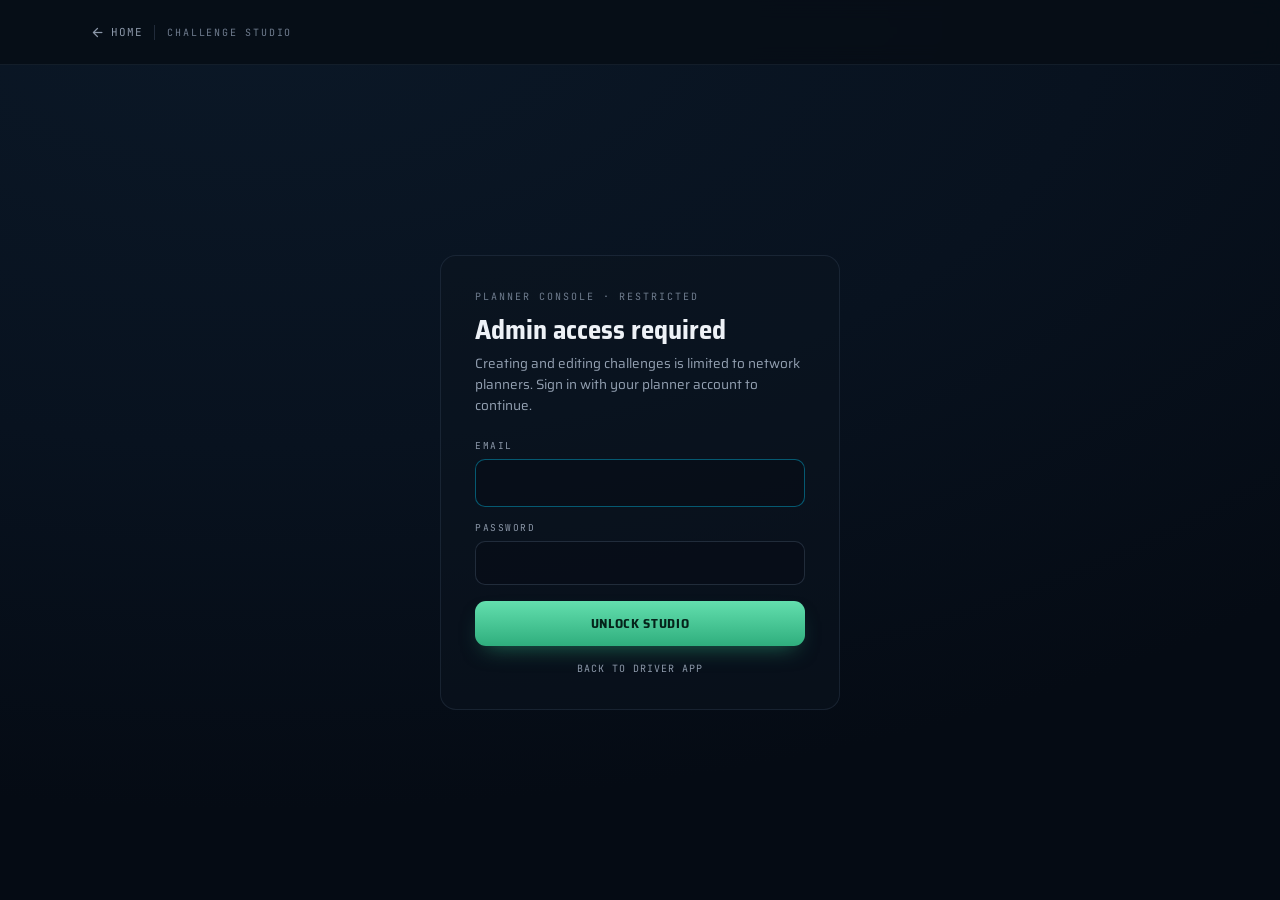
<file: challenge-studio.html>
<!DOCTYPE html>
<html lang="en">
<head>
<meta charset="utf-8">
<meta name="viewport" content="width=device-width, initial-scale=1">
<title>Challenge Studio · PostNord Berlin Nord</title>
<link rel="icon" href="data:image/svg+xml,<svg xmlns=%22http://www.w3.org/2000/svg%22 viewBox=%220 0 100 100%22><text y=%22.9em%22 font-size=%2290%22>🎛️</text></svg>">
<link rel="stylesheet" href="fonts.css">
<link rel="stylesheet" href="styles.css">
<style>
  body { min-width: 1240px; }
</style>
</head>
<body>
<div id="app"></div>
<noscript>
  <div style="padding:40px;font-family:system-ui,sans-serif;color:#eef2f7;background:#08121f;">
    Challenge Studio needs JavaScript enabled.
  </div>
</noscript>
<script src="config.js"></script>
<script src="db.js"></script>
<script src="auth.js"></script>
<script src="studio.js"></script>
</body>
</html>
</file>
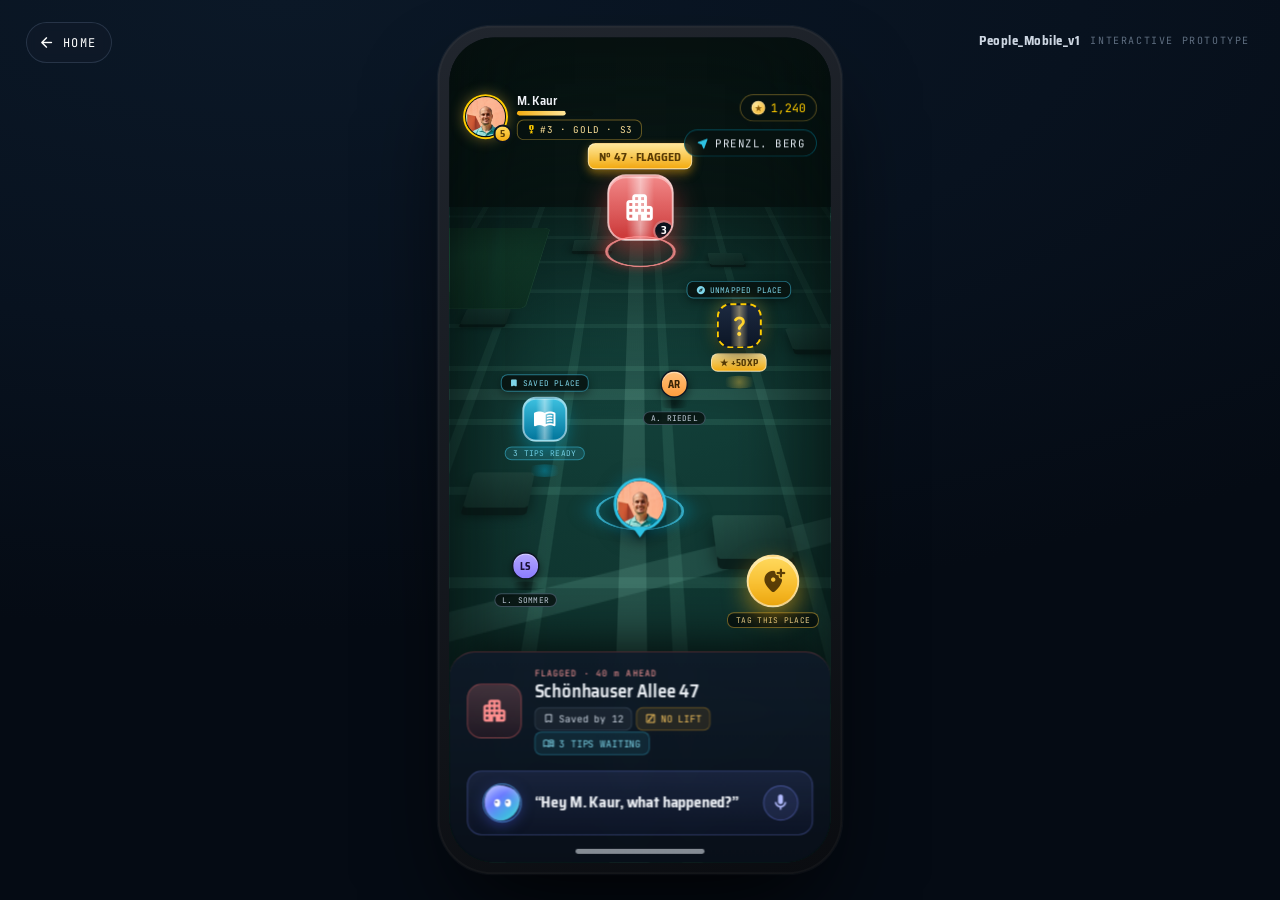
<file: mobile.html>
<!DOCTYPE html>
<html lang="en">
<head>
<meta charset="utf-8">
<meta name="viewport" content="width=device-width, initial-scale=1, viewport-fit=cover">
<title>People Mobile v1 · DriverSense</title>
<link rel="icon" href="data:image/svg+xml,<svg xmlns=%22http://www.w3.org/2000/svg%22 viewBox=%220 0 100 100%22><text y=%22.9em%22 font-size=%2290%22>📱</text></svg>">
<link rel="stylesheet" href="fonts.css">
<style>
  * { box-sizing: border-box; }
  html, body { margin: 0; overflow: hidden; height: 100%; background: radial-gradient(120% 70% at 22% 0%, #0b1827 0%, #08121f 52%, #050b14 100%); }
  body { font-family: 'Saira', system-ui, sans-serif; }
  a, a:link, a:visited { color: #ffffff; text-decoration: none; }
  ::-webkit-scrollbar { width: 0; height: 0; }
  .msr { font-family: 'Material Symbols Rounded'; font-feature-settings: 'liga'; }
  .msr.fill { font-variation-settings: 'FILL' 1; }
  .pa { -webkit-tap-highlight-color: transparent; transition: transform .12s ease; }
  .pa:active { transform: scale(.93); }
  [data-nav] { -webkit-tap-highlight-color: transparent; }
  .hov-help:hover { background: rgba(95,224,180,.22) !important; }
  .hov-out:hover { border-color: rgba(255,107,107,.5) !important; color: #ff9b9b !important; }
  .hov-otto:hover { border-color: rgba(124,140,255,.7) !important; }
  .vote-picked { box-shadow: 0 0 0 1.5px currentColor; }
  .vote-dim { opacity: .38; }

  #stage { position: fixed; inset: 0; display: flex; align-items: center; justify-content: center; }
  #phone { width: 414px; height: 868px; flex: none; border-radius: 56px; padding: 12px; background: linear-gradient(160deg, #21262e, #0a0c10); box-shadow: 0 50px 100px -28px rgba(0,0,0,.9), 0 0 0 1px rgba(255,255,255,.05), inset 0 0 0 2px rgba(255,255,255,.03); }
  #phone-screen { position: relative; width: 390px; height: 844px; border-radius: 46px; overflow: hidden; background: #070c14; }
  .screen { position: absolute; inset: 0; display: none; flex-direction: column; overflow: hidden; }
  .screen.active { display: flex; animation: screenin .28s ease; }
  @keyframes screenin { 0% { opacity: 0; transform: translateX(16px); } 100% { opacity: 1; transform: none; } }

  .home-chip { position: fixed; top: 22px; left: 26px; z-index: 60; display: inline-flex; align-items: center; gap: 7px; padding: 9px 15px 9px 11px; border-radius: 999px; background: rgba(16,26,40,.8); border: 1px solid rgba(140,165,200,.2); font-family: 'JetBrains Mono', monospace; font-size: 12px; letter-spacing: .1em; backdrop-filter: blur(6px); }
  .home-chip:hover { border-color: rgba(4,152,186,.5); color: #3cc0e0; }
  .title-chip { position: fixed; top: 30px; right: 30px; z-index: 55; display: flex; align-items: center; gap: 10px; font-family: 'JetBrains Mono', monospace; font-size: 10px; letter-spacing: .16em; color: #5f6e80; }

  @media (max-width: 520px), (max-height: 620px) {
    .home-chip, .title-chip { display: none; }
    #phone { width: 100vw; height: 100dvh; border-radius: 0; padding: 0; background: none; box-shadow: none; transform: none !important; }
    #phone-screen { width: 100%; height: 100%; border-radius: 0; }
  }

  @keyframes dot { 0%,100%{opacity:.25} 50%{opacity:1} }
  @keyframes msgin { 0%{transform:translateY(8px);opacity:0} 100%{transform:translateY(0);opacity:1} }
  @keyframes bobble { 0%,100%{transform:translateY(0)} 50%{transform:translateY(-8px)} }
  @keyframes bobble2 { 0%,100%{transform:translateY(0)} 50%{transform:translateY(-6px)} }
  @keyframes ringpulse { 0%{transform:translate(-50%,-50%) rotateX(64deg) scale(.7);opacity:.8} 100%{transform:translate(-50%,-50%) rotateX(64deg) scale(1.7);opacity:0} }
  @keyframes shadowpulse { 0%,100%{transform:translate(-50%,-50%) rotateX(64deg) scale(1);opacity:.5} 50%{transform:translate(-50%,-50%) rotateX(64deg) scale(.82);opacity:.32} }
  @keyframes sheen { 0%{transform:translateX(-120%)} 100%{transform:translateX(220%)} }
  @keyframes orbring { 0%{transform:translate(-50%,-50%) scale(.55);opacity:.7} 100%{transform:translate(-50%,-50%) scale(1.7);opacity:0} }
  @keyframes micring2 { 0%{transform:scale(.85);opacity:.7} 100%{transform:scale(1.55);opacity:0} }
  @keyframes breathe { 0%,100%{transform:scale(1);opacity:.92} 50%{transform:scale(1.1);opacity:1} }
  @keyframes blobmorph { 0%,100%{border-radius:42% 58% 56% 44%/48% 42% 58% 52%} 33%{border-radius:58% 42% 44% 56%/56% 58% 42% 44%} 66%{border-radius:46% 54% 62% 38%/40% 56% 44% 60%} }
  @keyframes blobfloat { 0%,100%{transform:translateY(0) scale(1)} 50%{transform:translateY(-12px) scale(1.045)} }
  @keyframes blink { 0%,92%,100%{transform:scaleY(1)} 96%{transform:scaleY(.1)} }
  @keyframes glowpulse { 0%,100%{opacity:.55} 50%{opacity:1} }
  @keyframes conffall { 0%{transform:translateY(-50px) rotate(0);opacity:0} 10%{opacity:1} 100%{transform:translateY(560px) rotate(600deg);opacity:0} }
  @keyframes pop { 0%{transform:scale(0) rotate(-12deg);opacity:0} 62%{transform:scale(1.14) rotate(4deg)} 100%{transform:scale(1) rotate(0);opacity:1} }
  @keyframes sunspin { from{transform:rotate(0)} to{transform:rotate(360deg)} }
  @keyframes risein { 0%{transform:translateY(18px);opacity:0} 100%{transform:translateY(0);opacity:1} }
  @keyframes raypulse { 0%,100%{opacity:.5;transform:scale(1)} 50%{opacity:.9;transform:scale(1.06)} }
  @keyframes starpop { 0%,100%{transform:scale(1);opacity:.85} 50%{transform:scale(1.35);opacity:1} }
</style>
</head>
<body>

<a href="index.html" class="home-chip"><span class="msr" style="font-size:17px;">arrow_back</span>HOME</a>
<div class="title-chip"><span style="font-family:'Saira Semi Condensed',sans-serif;font-weight:700;font-size:13px;letter-spacing:.04em;color:#cdd6e2;">People_Mobile_v1</span>INTERACTIVE PROTOTYPE</div>

<div id="stage">
<div id="phone">
<div id="phone-screen">

<section class="screen active" data-screen="map" style="background:#081513;">
<div style="position:relative;z-index:12;flex:none;height:52px;display:flex;align-items:center;justify-content:space-between;padding:0 30px 0 32px;background:linear-gradient(180deg,rgba(6,16,15,.6),transparent);">
      </div>

      <div style="position:relative;flex:1;min-height:0;overflow:hidden;margin-top:-52px;">

        <div style="position:absolute;left:-34%;right:-34%;top:-16%;bottom:-26%;transform:perspective(720px) rotateX(60deg);transform-origin:50% 38%;background:radial-gradient(120% 86% at 50% 34%,#14463f 0%,#0f322d 46%,#081d1b 100%);">
          <div style="position:absolute;inset:0;background:repeating-linear-gradient(0deg,transparent 0 80px,rgba(120,210,180,.12) 80px 89px),repeating-linear-gradient(90deg,transparent 0 80px,rgba(120,210,180,.12) 80px 89px);"></div>
          <div style="position:absolute;left:0;right:0;top:44%;height:18px;background:rgba(150,225,200,.16);"></div>
          <div style="position:absolute;top:0;bottom:0;left:48%;width:18px;background:rgba(150,225,200,.16);"></div>
          <div style="position:absolute;left:-10%;right:-10%;top:62%;height:22px;transform:rotate(-18deg);background:rgba(150,225,200,.13);"></div>
          <div style="position:absolute;left:6%;top:8%;width:24%;height:22%;border-radius:10px;background:radial-gradient(circle at 40% 40%,#1c5a3e,#123f2c);box-shadow:inset 0 0 0 1px rgba(110,200,150,.18);"></div>
          <div style="position:absolute;right:7%;bottom:10%;width:22%;height:18%;border-radius:14px;background:linear-gradient(160deg,#15506a,#0e3346);box-shadow:inset 0 0 0 1px rgba(90,180,220,.22);"></div>
          <div style="position:absolute;left:36%;top:12%;width:54px;height:42px;border-radius:4px;background:linear-gradient(160deg,#235047,#15352f);box-shadow:0 9px 0 #0b201d,0 10px 14px rgba(0,0,0,.45);"></div>
          <div style="position:absolute;left:64%;top:16%;width:46px;height:40px;border-radius:4px;background:linear-gradient(160deg,#235047,#15352f);box-shadow:0 8px 0 #0b201d,0 9px 12px rgba(0,0,0,.45);"></div>
          <div style="position:absolute;left:20%;top:30%;width:50px;height:38px;border-radius:4px;background:linear-gradient(160deg,#214b43,#14322c);box-shadow:0 7px 0 #0b201d,0 8px 12px rgba(0,0,0,.45);"></div>
          <div style="position:absolute;left:74%;top:34%;width:58px;height:46px;border-radius:4px;background:linear-gradient(160deg,#235047,#15352f);box-shadow:0 10px 0 #0b201d,0 11px 14px rgba(0,0,0,.45);"></div>
          <div style="position:absolute;left:30%;top:54%;width:48px;height:40px;border-radius:4px;background:linear-gradient(160deg,#214b43,#14322c);box-shadow:0 8px 0 #0b201d,0 9px 12px rgba(0,0,0,.45);"></div>
          <div style="position:absolute;left:58%;top:58%;width:52px;height:42px;border-radius:4px;background:linear-gradient(160deg,#235047,#15352f);box-shadow:0 9px 0 #0b201d,0 10px 13px rgba(0,0,0,.45);"></div>
          <div style="position:absolute;left:12%;top:60%;width:44px;height:36px;border-radius:4px;background:linear-gradient(160deg,#214b43,#14322c);box-shadow:0 7px 0 #0b201d,0 8px 11px rgba(0,0,0,.45);"></div>
          <div style="position:absolute;left:84%;top:60%;width:40px;height:34px;border-radius:4px;background:linear-gradient(160deg,#214b43,#14322c);box-shadow:0 6px 0 #0b201d,0 7px 10px rgba(0,0,0,.45);"></div>
        </div>

        <img id="live-map" alt="" style="position:absolute;inset:0;width:100%;height:100%;object-fit:cover;display:none;">
        <div style="position:absolute;left:0;right:0;top:0;height:46%;pointer-events:none;background:linear-gradient(180deg,#081513 6%,rgba(8,21,19,.5) 50%,transparent);"></div>
        <div style="position:absolute;inset:0;pointer-events:none;box-shadow:inset 0 -60px 90px rgba(4,12,11,.8),inset 0 0 120px rgba(4,12,11,.5);"></div>

        <!-- TOP HUD -->
        <div style="position:absolute;top:58px;left:0;right:0;z-index:8;display:flex;align-items:flex-start;justify-content:space-between;padding:0 14px;">
          <div data-nav="profile" style="cursor:pointer;display:flex;align-items:flex-start;gap:9px;">
            <div style="position:relative;width:46px;height:46px;flex:none;">
              <span style="position:absolute;inset:0;border-radius:50%;border:2.5px solid var(--gold,#FFCC00);box-shadow:0 0 14px rgba(245,197,66,.4);"></span>
              <img src="assets/profile.png" alt="profile" style="position:absolute;inset:3px;width:40px;height:40px;border-radius:50%;object-fit:cover;display:block;">
              <span style="position:absolute;right:-4px;bottom:-4px;display:var(--gamify,flex);width:19px;height:19px;border-radius:50%;background:linear-gradient(180deg,#ffd95e,#f3ac10);border:2px solid #0a121d;align-items:center;justify-content:center;font-family:'Saira Semi Condensed',sans-serif;font-weight:700;font-size:10px;color:#5a3d06;">5</span>
            </div>
            <div style="display:flex;flex-direction:column;gap:4px;">
              <span style="font-family:'Saira Semi Condensed',sans-serif;font-weight:600;font-size:13px;color:#eef2f7;line-height:1;text-shadow:0 1px 3px rgba(0,0,0,.7);">M. Kaur</span>
              <span style="display:var(--gamify,inline-block);width:78px;height:5px;border-radius:3px;background:rgba(8,18,16,.7);overflow:hidden;"><span style="display:block;height:100%;width:64%;background:linear-gradient(90deg,#f3ac10,#ffe79a);border-radius:3px;"></span></span>
              <span data-nav="leaderboard" style="cursor:pointer;display:var(--gamify,inline-flex);align-items:center;gap:4px;padding:3px 8px;border-radius:7px;background:rgba(8,18,16,.72);border:1px solid rgba(245,197,66,.4);width:max-content;"><span class="msr fill" style="font-size:11px;color:var(--gold,#FFCC00);">military_tech</span><span style="font-family:'JetBrains Mono',monospace;font-size:9.5px;letter-spacing:.08em;color:#ffe39a;">#3 · GOLD · S3</span></span>
            </div>
          </div>
          <div style="display:flex;flex-direction:column;gap:8px;align-items:flex-end;">
            <div data-nav="leaderboard" style="cursor:pointer;display:var(--gamify,flex);align-items:center;gap:6px;padding:5px 11px;border-radius:999px;background:rgba(8,18,16,.7);border:1px solid rgba(245,197,66,.35);backdrop-filter:blur(6px);">
              <span style="width:14px;height:14px;border-radius:50%;background:radial-gradient(circle at 35% 30%,#ffe79a,#f3ac10);box-shadow:inset 0 0 0 1px rgba(255,255,255,.35);display:inline-flex;align-items:center;justify-content:center;font-family:'Saira Semi Condensed',sans-serif;font-weight:700;font-size:8px;color:#8a5a08;">★</span>
              <span id="points-chip" style="font-family:'JetBrains Mono',monospace;font-size:12px;color:var(--gold,#FFCC00);">1,240</span>
            </div>
            <div style="display:flex;align-items:center;gap:6px;padding:5px 11px;border-radius:999px;background:rgba(8,18,16,.7);border:1px solid rgba(var(--brand-rgb,4,152,186),.4);backdrop-filter:blur(6px);">
              <span class="msr fill" style="font-size:14px;color:var(--brand-l,#3cc0e0);">near_me</span>
              <span style="font-family:'JetBrains Mono',monospace;font-size:11px;letter-spacing:.06em;color:#dfe6ee;" id="map-area">PRENZL. BERG</span>
            </div>
          </div>
        </div>

        <!-- knowledge place · already mapped (illustration only — replaced by real saved places on the live map) -->
        <div class="design-pin" style="position:absolute;left:25%;top:47%;transform:translate(-50%,-50%);z-index:4;text-align:center;">
          <div style="animation:bobble2 3s ease-in-out infinite;display:flex;flex-direction:column;align-items:center;gap:5px;">
            <span style="display:inline-flex;align-items:center;gap:4px;padding:2px 8px;border-radius:7px;background:rgba(8,18,16,.85);border:1px solid rgba(60,192,224,.55);box-shadow:0 3px 9px rgba(0,0,0,.4);font-family:'JetBrains Mono',monospace;font-size:8px;letter-spacing:.04em;color:#7fd6ea;white-space:nowrap;"><span class="msr fill" style="font-size:10px;">bookmark</span>SAVED PLACE</span>
            <div style="position:relative;width:46px;height:46px;border-radius:14px;background:linear-gradient(180deg,#3cc0e0,#02769c);border:2px solid rgba(255,255,255,.5);box-shadow:0 8px 18px rgba(4,152,186,.5),inset 0 1px 0 rgba(255,255,255,.4);display:flex;align-items:center;justify-content:center;overflow:hidden;">
              <span style="position:absolute;top:0;bottom:0;width:18px;background:linear-gradient(90deg,transparent,rgba(255,255,255,.45),transparent);animation:sheen 3.2s ease-in-out infinite;"></span>
              <span class="msr fill" style="font-size:24px;color:#fff;">menu_book</span>
            </div>
            <span style="display:inline-flex;align-items:center;gap:3px;padding:1px 8px;border-radius:7px;background:rgba(60,192,224,.16);border:1px solid rgba(60,192,224,.5);font-family:'JetBrains Mono',monospace;font-size:8px;letter-spacing:.05em;color:#7fd6ea;white-space:nowrap;">3 TIPS READY</span>
          </div>
          <div style="margin:4px auto 0;width:40px;height:13px;border-radius:50%;background:radial-gradient(circle,rgba(4,152,186,.5),transparent 70%);"></div>
        </div>

        <!-- mystery place nearby (illustration only) -->
        <div class="design-pin" style="position:absolute;left:76%;top:36%;transform:translate(-50%,-50%);z-index:5;text-align:center;">
          <div style="animation:bobble2 3.4s ease-in-out infinite;display:flex;flex-direction:column;align-items:center;gap:5px;">
            <span style="display:inline-flex;align-items:center;gap:4px;padding:2px 8px;border-radius:7px;background:rgba(8,18,16,.85);border:1px solid rgba(60,192,224,.55);box-shadow:0 3px 9px rgba(0,0,0,.4);font-family:'JetBrains Mono',monospace;font-size:8px;letter-spacing:.04em;color:#7fd6ea;white-space:nowrap;"><span class="msr fill" style="font-size:10px;">explore</span>UNMAPPED PLACE</span>
            <div style="position:relative;width:46px;height:46px;border-radius:14px;background:linear-gradient(180deg,#1c2940,#0c1626);border:2px dashed var(--gold,#FFCC00);box-shadow:0 8px 18px rgba(0,0,0,.5),0 0 16px rgba(245,197,66,.38);display:flex;align-items:center;justify-content:center;overflow:hidden;animation:glowpulse 2.4s ease-in-out infinite;">
              <span style="position:absolute;top:0;bottom:0;width:18px;background:linear-gradient(90deg,transparent,rgba(255,227,154,.45),transparent);animation:sheen 3.4s ease-in-out infinite;"></span>
              <span class="msr fill" style="font-size:25px;color:var(--gold,#FFCC00);">question_mark</span>
            </div>
            <span style="display:var(--gamify-inline,inline-flex);align-items:center;gap:3px;padding:1px 8px;border-radius:7px;background:linear-gradient(180deg,#ffe79a,#f3ac10);border:1.5px solid rgba(255,255,255,.5);font-family:'Saira Semi Condensed',sans-serif;font-weight:700;font-size:9.5px;color:#5a3d06;white-space:nowrap;">★ +50 XP</span>
          </div>
          <div style="margin:4px auto 0;width:40px;height:13px;border-radius:50%;background:radial-gradient(circle,rgba(245,197,66,.4),transparent 70%);"></div>
        </div>

        <!-- destination flagged building (repositioned to the nearest LIVE challenge on the live map) -->
        <div id="map-flag" data-nav="arrival" style="cursor:pointer;position:absolute;left:50%;top:27%;transform:translate(-50%,-100%);z-index:5;text-align:center;">
          <div style="animation:bobble 3.2s ease-in-out infinite;display:flex;flex-direction:column;align-items:center;">
            <div id="flag-label" style="font-family:'Saira Semi Condensed',sans-serif;font-weight:700;font-size:12px;color:#5a3d06;background:linear-gradient(180deg,#ffe79a,#f3ac10);padding:3px 11px;border-radius:8px;box-shadow:0 4px 10px rgba(245,172,16,.5);border:1.5px solid rgba(255,255,255,.5);white-space:nowrap;">Nº 47 · FLAGGED</div>
            <div style="position:relative;width:68px;height:68px;margin-top:5px;border-radius:19px;background:linear-gradient(180deg,rgba(255,143,143,.95),rgba(214,58,58,.95));border:2.5px solid rgba(255,255,255,.6);box-shadow:0 12px 28px rgba(214,58,58,.55),inset 0 2px 0 rgba(255,255,255,.4);display:flex;align-items:center;justify-content:center;overflow:hidden;">
              <span style="position:absolute;top:0;bottom:0;width:28px;background:linear-gradient(90deg,transparent,rgba(255,255,255,.5),transparent);animation:sheen 3.4s ease-in-out infinite;"></span>
              <span class="msr fill" style="font-size:36px;color:#fff;">apartment</span>
              <span style="position:absolute;right:-3px;bottom:-3px;min-width:22px;height:22px;padding:0 5px;border-radius:11px;background:#0a121d;border:2px solid rgba(255,143,143,.8);display:flex;align-items:center;justify-content:center;font-family:'Saira Semi Condensed',sans-serif;font-weight:700;font-size:11px;color:#fff;">3</span>
            </div>
          </div>
          <div style="position:relative;height:18px;margin-top:2px;">
            <div style="position:absolute;left:50%;top:50%;width:72px;height:72px;border-radius:50%;border:3px solid rgba(255,143,143,.7);box-shadow:0 0 22px rgba(214,58,58,.55);transform:translate(-50%,-50%) rotateX(64deg);"></div>
            <div style="position:absolute;left:50%;top:50%;width:72px;height:72px;border-radius:50%;border:2px solid rgba(255,143,143,.6);transform:translate(-50%,-50%) rotateX(64deg);animation:ringpulse 2.6s ease-out infinite;"></div>
          </div>
        </div>

        <!-- real tagged places, projected onto the live map -->
        <div id="live-pins" style="position:absolute;inset:0;z-index:6;pointer-events:none;display:none;"></div>

        <!-- player (decorative — taps pass through to pins underneath) -->
        <div id="map-player" style="position:absolute;left:50%;top:57%;transform:translate(-50%,-50%);z-index:7;pointer-events:none;">
          <div style="position:absolute;left:50%;top:34px;width:90px;height:90px;border-radius:50%;border:3px solid rgba(60,192,224,.7);box-shadow:0 0 26px rgba(4,152,186,.6),inset 0 0 18px rgba(4,152,186,.35);transform:translate(-50%,-50%) rotateX(64deg);animation:shadowpulse 3s ease-in-out infinite;"></div>
          <div style="position:absolute;left:50%;top:34px;width:90px;height:90px;border-radius:50%;border:2px solid rgba(60,192,224,.6);transform:translate(-50%,-50%) rotateX(64deg);animation:ringpulse 2.4s ease-out infinite;"></div>
          <div style="position:relative;animation:bobble2 3s ease-in-out infinite;display:flex;flex-direction:column;align-items:center;">
            <div style="width:54px;height:54px;border-radius:50%;background:linear-gradient(180deg,#1a2533,#0d1622);border:3px solid var(--brand-l,#3cc0e0);box-shadow:0 8px 20px rgba(0,0,0,.6),0 0 18px rgba(4,152,186,.5);display:flex;align-items:center;justify-content:center;overflow:hidden;">
              <img src="assets/profile.png" alt="you" style="width:48px;height:48px;border-radius:50%;object-fit:cover;display:block;">
            </div>
            <span style="margin-top:-4px;width:0;height:0;border-left:8px solid transparent;border-right:8px solid transparent;border-top:11px solid var(--brand-l,#3cc0e0);filter:drop-shadow(0 3px 3px rgba(0,0,0,.5));"></span>
          </div>
        </div>

        <!-- other people nearby (illustration only) -->
        <div class="design-pin" style="position:absolute;left:20%;top:65%;transform:translate(-50%,-50%);z-index:6;text-align:center;">
          <div style="animation:bobble2 3.6s ease-in-out infinite;display:flex;flex-direction:column;align-items:center;gap:3px;">
            <div style="position:relative;width:58px;height:40px;transform:scale(.75);transform-origin:bottom center;">
              <div style="position:absolute;left:50%;top:50%;transform:translate(-50%,-50%);width:38px;height:38px;border-radius:50%;background:linear-gradient(180deg,#b3a6ff,#8b7cff);border:2.5px solid #0d1622;box-shadow:0 5px 12px rgba(0,0,0,.5),inset 0 2px 0 rgba(255,255,255,.4);display:flex;align-items:center;justify-content:center;font-family:'Saira Semi Condensed',sans-serif;font-weight:700;font-size:14px;color:#1c1236;">LS</div>
            </div>
            <div style="width:38px;height:9px;border-radius:50%;background:radial-gradient(circle,rgba(0,0,0,.45),transparent 70%);margin-top:-2px;"></div>
            <span style="display:inline-flex;align-items:center;gap:3px;padding:1px 7px;border-radius:7px;background:rgba(8,18,16,.85);border:1px solid rgba(140,165,200,.4);font-family:'JetBrains Mono',monospace;font-size:8px;letter-spacing:.04em;color:#c3cedb;white-space:nowrap;">L. SOMMER</span>
          </div>
        </div>

        <div class="design-pin" style="position:absolute;left:59%;top:43%;transform:translate(-50%,-50%);z-index:6;text-align:center;">
          <div style="animation:bobble2 3.9s ease-in-out infinite .3s;display:flex;flex-direction:column;align-items:center;gap:3px;">
            <div style="position:relative;width:58px;height:40px;transform:scale(.75);transform-origin:bottom center;">
              <div style="position:absolute;left:50%;top:50%;transform:translate(-50%,-50%);width:38px;height:38px;border-radius:50%;background:linear-gradient(180deg,#ffc07a,#ff9d3d);border:2.5px solid #0d1622;box-shadow:0 5px 12px rgba(0,0,0,.5),inset 0 2px 0 rgba(255,255,255,.4);display:flex;align-items:center;justify-content:center;font-family:'Saira Semi Condensed',sans-serif;font-weight:700;font-size:14px;color:#3a2306;">AR</div>
            </div>
            <div style="width:38px;height:9px;border-radius:50%;background:radial-gradient(circle,rgba(0,0,0,.45),transparent 70%);margin-top:-2px;"></div>
            <span style="display:inline-flex;align-items:center;gap:3px;padding:1px 7px;border-radius:7px;background:rgba(8,18,16,.85);border:1px solid rgba(140,165,200,.4);font-family:'JetBrains Mono',monospace;font-size:8px;letter-spacing:.04em;color:#c3cedb;white-space:nowrap;">A. RIEDEL</span>
          </div>
        </div>

        <!-- tag-a-place FAB -->
        <div style="position:absolute;right:12px;bottom:240px;z-index:9;display:flex;flex-direction:column;align-items:center;gap:5px;">
          <button data-nav="tag" class="pa" style="position:relative;width:54px;height:54px;border-radius:50%;border:2px solid rgba(255,255,255,.5);cursor:pointer;background:linear-gradient(180deg,#ffd95e,#f3ac10);box-shadow:0 10px 24px rgba(243,172,16,.55),inset 0 2px 0 rgba(255,255,255,.5);display:flex;align-items:center;justify-content:center;">
            <span class="msr fill" style="font-size:27px;color:#5a3d06;">add_location_alt</span>
          </button>
          <span style="padding:2px 8px;border-radius:7px;background:rgba(8,18,16,.85);border:1px solid rgba(245,197,66,.5);font-family:'JetBrains Mono',monospace;font-size:8px;letter-spacing:.05em;color:#ffe39a;white-space:nowrap;">TAG THIS PLACE</span>
        </div>

        <!-- bottom flag card -->
        <div style="position:absolute;left:0;right:0;bottom:0;z-index:9;border-radius:26px 26px 46px 46px;background:linear-gradient(180deg,rgba(15,26,40,.94),rgba(9,16,26,.97));backdrop-filter:blur(10px);border-top:1px solid rgba(255,107,107,.3);box-shadow:0 -22px 54px -18px rgba(0,0,0,.85);padding:15px 18px 28px;">
          <div id="flag-row" data-nav="arrival" style="cursor:pointer;display:flex;align-items:center;gap:13px;">
            <div style="position:relative;width:56px;height:56px;flex:none;border-radius:15px;background:linear-gradient(180deg,rgba(255,143,143,.22),rgba(214,58,58,.1));border:1px solid rgba(255,107,107,.4);display:flex;align-items:center;justify-content:center;">
              <span class="msr fill" style="font-size:30px;color:#ff8f8f;">apartment</span>
            </div>
            <div style="flex:1;min-width:0;">
              <div style="display:flex;align-items:center;gap:7px;margin-bottom:3px;">
                <span id="flag-kicker" style="font-family:'JetBrains Mono',monospace;font-size:9px;letter-spacing:.14em;color:#ff9b9b;">FLAGGED · 40 m AHEAD</span>
              </div>
              <div id="flag-title" style="font-family:'Saira Semi Condensed',sans-serif;font-weight:600;font-size:19px;line-height:1.02;color:#eef2f7;">Schönhauser Allee 47</div>
              <div id="flag-chips" style="display:flex;flex-wrap:wrap;gap:6px;margin-top:7px;">
                <span style="display:inline-flex;align-items:center;gap:4px;padding:4px 8px;border-radius:7px;background:rgba(255,255,255,.05);border:1px solid rgba(140,165,200,.18);font-family:'JetBrains Mono',monospace;font-size:10px;color:#cdd6e2;"><span class="msr" style="font-size:12px;">bookmark</span>Saved by 12</span>
                <span style="display:inline-flex;align-items:center;gap:4px;padding:4px 8px;border-radius:7px;background:rgba(247,179,43,.1);border:1px solid rgba(247,179,43,.3);font-family:'JetBrains Mono',monospace;font-size:10px;color:#f7c45e;"><span class="msr" style="font-size:12px;">stairs</span>NO LIFT</span>
                <span style="display:inline-flex;align-items:center;gap:4px;padding:4px 8px;border-radius:7px;background:rgba(60,192,224,.1);border:1px solid rgba(60,192,224,.34);font-family:'JetBrains Mono',monospace;font-size:10px;color:#7fd6ea;"><span class="msr" style="font-size:12px;">menu_book</span>3 TIPS WAITING</span>
              </div>
            </div>
          </div>
          <!-- tag inspector · opens when a pin you created is tapped on the live map -->
          <div id="tag-card" style="display:none;"></div>
          <div id="otto-bar" data-nav="otto" style="cursor:pointer;margin-top:15px;display:flex;align-items:center;gap:12px;padding:11px 14px;border-radius:15px;background:linear-gradient(180deg,rgba(124,140,255,.13),rgba(68,88,216,.06));border:1px solid rgba(124,140,255,.34);">
            <div style="position:relative;width:42px;height:42px;flex:none;display:flex;align-items:center;justify-content:center;">
              <span style="position:absolute;left:50%;top:50%;width:40px;height:40px;border-radius:50%;border:1.5px solid rgba(124,140,255,.55);transform:translate(-50%,-50%);animation:orbring 1.9s ease-out infinite;"></span>
              <span style="position:absolute;left:50%;top:50%;width:40px;height:40px;border-radius:50%;border:1.5px solid rgba(60,192,224,.5);transform:translate(-50%,-50%);animation:orbring 1.9s ease-out infinite .95s;"></span>
              <span style="position:relative;width:36px;height:36px;background:linear-gradient(140deg,#aab6ff,#6a7bff 38%,#3cc0e0 80%,#0498BA);box-shadow:0 4px 14px rgba(68,88,216,.5),inset 0 3px 8px rgba(255,255,255,.3);border-radius:42% 58% 56% 44%/48% 42% 58% 52%;animation:blobmorph 8s ease-in-out infinite;display:flex;align-items:center;justify-content:center;gap:5px;">
                <span style="position:relative;width:6px;height:8px;border-radius:50%;background:#fff;display:block;animation:blink 3.6s ease-in-out infinite;transform-origin:center;"><span style="position:absolute;left:1px;top:1.5px;width:2.6px;height:2.6px;border-radius:50%;background:#2a3a78;"></span></span>
                <span style="position:relative;width:6px;height:8px;border-radius:50%;background:#fff;display:block;animation:blink 3.6s ease-in-out infinite;transform-origin:center;"><span style="position:absolute;left:1px;top:1.5px;width:2.6px;height:2.6px;border-radius:50%;background:#2a3a78;"></span></span>
              </span>
            </div>
            <div style="flex:1;min-width:0;">
              <div style="font-family:'Saira Semi Condensed',sans-serif;font-weight:700;font-size:16px;color:#eef2f7;line-height:1.08;">&ldquo;Hey M. Kaur, what happened?&rdquo;</div>
            </div>
            <span style="flex:none;display:flex;align-items:center;justify-content:center;width:36px;height:36px;border-radius:50%;background:rgba(124,140,255,.12);border:1px solid rgba(124,140,255,.4);"><span class="msr fill" style="font-size:20px;color:#b3bcff;">mic</span></span>
          </div>
        </div>

      </div>
<div style="position:absolute;left:50%;bottom:9px;z-index:14;transform:translateX(-50%);width:132px;height:5px;border-radius:3px;background:rgba(235,242,250,.55);pointer-events:none;"></div>
</section>

<section class="screen" data-screen="arrival" style="background:radial-gradient(130% 65% at 50% 0%,#0f1d31 0%,#0a121d 55%,#070c14 100%);">
<div style="flex:none;height:52px;display:flex;align-items:center;justify-content:space-between;padding:0 30px 0 32px;position:relative;">
      </div>

      <div style="flex:none;padding:6px 20px 14px;">
        <div style="display:flex;align-items:center;gap:10px;"><span data-nav="back" class="pa" style="cursor:pointer;flex:none;display:inline-flex;align-items:center;justify-content:center;width:34px;height:34px;border-radius:50%;background:rgba(255,255,255,.04);border:1px solid rgba(140,165,200,.18);color:#aeb9c8;"><span class="msr" style="font-size:19px;pointer-events:none;">arrow_back</span></span>
          <span style="display:inline-flex;align-items:center;gap:5px;padding:4px 10px;border-radius:999px;background:rgba(95,224,180,.14);border:1px solid rgba(95,224,180,.34);font-family:'JetBrains Mono',monospace;font-size:10px;letter-spacing:.1em;color:#7ce0b8;"><span style="width:6px;height:6px;border-radius:50%;background:#5fe0b4;box-shadow:0 0 7px #5fe0b4;animation:dot 1.6s ease-in-out infinite;"></span>YOU'VE ARRIVED</span>
        </div>
        <div style="font-family:'Saira Semi Condensed',sans-serif;font-weight:700;font-size:26px;color:#eef2f7;line-height:1.05;margin-top:9px;">Schönhauser Allee 47</div>
        <div style="display:flex;align-items:center;gap:10px;margin-top:11px;">
          <div style="display:flex;align-items:center;">
            <span style="width:30px;height:30px;border-radius:50%;background:linear-gradient(180deg,#2a3a52,#16202f);border:2px solid #0a121d;display:flex;align-items:center;justify-content:center;font-family:'Saira Semi Condensed',sans-serif;font-weight:700;font-size:11px;color:#cdd6e2;">TK</span>
            <span style="width:30px;height:30px;margin-left:-9px;border-radius:50%;background:linear-gradient(180deg,#3a2a52,#22162f);border:2px solid #0a121d;display:flex;align-items:center;justify-content:center;font-family:'Saira Semi Condensed',sans-serif;font-weight:700;font-size:11px;color:#cdd6e2;">SF</span>
            <span style="width:30px;height:30px;margin-left:-9px;border-radius:50%;background:linear-gradient(180deg,#52432a,#2f2516);border:2px solid #0a121d;display:flex;align-items:center;justify-content:center;font-family:'Saira Semi Condensed',sans-serif;font-weight:700;font-size:11px;color:#cdd6e2;">JV</span>
          </div>
          <span style="font-family:'Saira',sans-serif;font-size:13px;color:#aab6c6;"><strong style="color:#dfe6ee;font-weight:600;">3 locals</strong> know this place</span>
        </div>
      </div>

      <div style="flex:1;min-height:0;overflow:hidden;padding:2px 16px 0;display:flex;flex-direction:column;gap:11px;">

        <div style="border-radius:16px;background:rgba(255,255,255,.025);border:1px solid rgba(247,179,43,.26);padding:13px 14px;">
          <div style="display:flex;align-items:flex-start;gap:11px;">
            <span style="flex:none;width:44px;height:44px;border-radius:12px;background:rgba(247,179,43,.14);border:1px solid rgba(247,179,43,.3);display:flex;align-items:center;justify-content:center;"><span class="msr fill" style="font-size:24px;color:#f7c45e;">wrong_location</span></span>
            <div style="flex:1;min-width:0;">
              <div style="display:flex;align-items:center;gap:6px;margin-bottom:4px;">
                <span style="font-family:'JetBrains Mono',monospace;font-size:9px;letter-spacing:.1em;color:#f7c45e;">ACCESS ANOMALY</span>
                <span style="display:inline-flex;align-items:center;gap:3px;padding:2px 7px;border-radius:6px;background:rgba(247,179,43,.12);border:1px solid rgba(247,179,43,.3);font-family:'JetBrains Mono',monospace;font-size:9px;color:#f7c45e;"><span class="msr" style="font-size:11px;">schedule</span>UNTIL 15 AUG</span>
              </div>
              <div style="font-family:'Saira',sans-serif;font-weight:500;font-size:15px;line-height:1.3;color:#eef2f7;">Entrance moved ~50 m left — renovation.</div>
            </div>
          </div>
          <div style="display:flex;align-items:center;justify-content:space-between;margin-top:11px;">
            <span style="font-family:'JetBrains Mono',monospace;font-size:10px;color:#7b8799;">left by T. Köhler · Prenzlauer Berg</span>
            <div style="display:flex;gap:7px;">
              <button data-action="vote" data-vote="up" class="pa hov-help" style="display:inline-flex;align-items:center;gap:4px;padding:6px 11px;border-radius:9px;cursor:pointer;background:rgba(95,224,180,.12);border:1px solid rgba(95,224,180,.32);color:#7ce0b8;font-family:'Saira Semi Condensed',sans-serif;font-weight:600;font-size:12px;"><span class="msr fill" style="font-size:15px;">thumb_up</span>Helped</button>
              <button data-action="vote" data-vote="down" class="pa hov-out" style="display:inline-flex;align-items:center;gap:4px;padding:6px 11px;border-radius:9px;cursor:pointer;background:rgba(255,255,255,.03);border:1px solid rgba(140,165,200,.2);color:#9aa6b6;font-family:'Saira Semi Condensed',sans-serif;font-weight:600;font-size:12px;"><span class="msr" style="font-size:15px;">thumb_down</span>Outdated</button>
            </div>
          </div>
        </div>

        <div style="border-radius:16px;background:rgba(255,255,255,.025);border:1px solid rgba(140,165,200,.14);padding:13px 14px;">
          <div style="display:flex;align-items:flex-start;gap:11px;">
            <span style="flex:none;width:44px;height:44px;border-radius:12px;background:rgba(60,192,224,.12);border:1px solid rgba(60,192,224,.3);display:flex;align-items:center;justify-content:center;"><span class="msr fill" style="font-size:24px;color:#7fd6ea;">stairs</span></span>
            <div style="flex:1;min-width:0;">
              <div style="display:flex;align-items:center;gap:6px;margin-bottom:4px;">
                <span style="font-family:'JetBrains Mono',monospace;font-size:9px;letter-spacing:.1em;color:#7fd6ea;">NO ELEVATOR</span>
                <span style="display:inline-flex;align-items:center;gap:3px;padding:2px 7px;border-radius:6px;background:rgba(140,165,200,.1);border:1px solid rgba(140,165,200,.26);font-family:'JetBrains Mono',monospace;font-size:9px;color:#aeb9c8;"><span class="msr" style="font-size:11px;">all_inclusive</span>PERMANENT</span>
              </div>
              <div style="font-family:'Saira',sans-serif;font-weight:500;font-size:15px;line-height:1.3;color:#eef2f7;">No lift — 4-floor walk-up.</div>
            </div>
          </div>
          <div style="display:flex;align-items:center;justify-content:space-between;margin-top:11px;">
            <span style="font-family:'JetBrains Mono',monospace;font-size:10px;color:#7b8799;">left by S. Falk · Kollwitzkiez</span>
            <div style="display:flex;gap:7px;">
              <button data-action="vote" data-vote="up" class="pa hov-help" style="display:inline-flex;align-items:center;gap:4px;padding:6px 11px;border-radius:9px;cursor:pointer;background:rgba(95,224,180,.12);border:1px solid rgba(95,224,180,.32);color:#7ce0b8;font-family:'Saira Semi Condensed',sans-serif;font-weight:600;font-size:12px;"><span class="msr fill" style="font-size:15px;">thumb_up</span>Helped</button>
              <button data-action="vote" data-vote="down" class="pa hov-out" style="display:inline-flex;align-items:center;gap:4px;padding:6px 11px;border-radius:9px;cursor:pointer;background:rgba(255,255,255,.03);border:1px solid rgba(140,165,200,.2);color:#9aa6b6;font-family:'Saira Semi Condensed',sans-serif;font-weight:600;font-size:12px;"><span class="msr" style="font-size:15px;">thumb_down</span>Outdated</button>
            </div>
          </div>
        </div>

        <div style="border-radius:16px;background:rgba(255,255,255,.025);border:1px solid rgba(140,165,200,.14);padding:13px 14px;">
          <div style="display:flex;align-items:flex-start;gap:11px;">
            <span style="flex:none;width:44px;height:44px;border-radius:12px;background:rgba(95,224,180,.1);border:1px solid rgba(95,224,180,.28);display:flex;align-items:center;justify-content:center;"><span class="msr fill" style="font-size:24px;color:#7ce0b8;">key</span></span>
            <div style="flex:1;min-width:0;">
              <div style="display:flex;align-items:center;gap:6px;margin-bottom:4px;">
                <span style="font-family:'JetBrains Mono',monospace;font-size:9px;letter-spacing:.1em;color:#7ce0b8;">ACCESS NOTE</span>
                <span style="display:inline-flex;align-items:center;gap:3px;padding:2px 7px;border-radius:6px;background:rgba(140,165,200,.1);border:1px solid rgba(140,165,200,.26);font-family:'JetBrains Mono',monospace;font-size:9px;color:#aeb9c8;"><span class="msr" style="font-size:11px;">all_inclusive</span>PERMANENT</span>
              </div>
              <div style="font-family:'Saira',sans-serif;font-weight:500;font-size:15px;line-height:1.3;color:#eef2f7;">Courtyard entrance round the back — gate code 4471.</div>
            </div>
          </div>
          <div style="display:flex;align-items:center;justify-content:space-between;margin-top:11px;">
            <span style="font-family:'JetBrains Mono',monospace;font-size:10px;color:#7b8799;">left by J. Vogel · Winsviertel</span>
            <div style="display:flex;gap:7px;">
              <button data-action="vote" data-vote="up" class="pa hov-help" style="display:inline-flex;align-items:center;gap:4px;padding:6px 11px;border-radius:9px;cursor:pointer;background:rgba(95,224,180,.12);border:1px solid rgba(95,224,180,.32);color:#7ce0b8;font-family:'Saira Semi Condensed',sans-serif;font-weight:600;font-size:12px;"><span class="msr fill" style="font-size:15px;">thumb_up</span>Helped</button>
              <button data-action="vote" data-vote="down" class="pa hov-out" style="display:inline-flex;align-items:center;gap:4px;padding:6px 11px;border-radius:9px;cursor:pointer;background:rgba(255,255,255,.03);border:1px solid rgba(140,165,200,.2);color:#9aa6b6;font-family:'Saira Semi Condensed',sans-serif;font-weight:600;font-size:12px;"><span class="msr" style="font-size:15px;">thumb_down</span>Outdated</button>
            </div>
          </div>
        </div>
      </div>

      <div style="flex:none;padding:12px 16px 26px;">
        <div style="display:flex;align-items:center;gap:8px;margin-bottom:11px;padding:0 2px;">
          <span class="msr fill" style="font-size:17px;color:#7ce0b8;">volunteer_activism</span>
          <span style="font-family:'Saira',sans-serif;font-size:12.5px;line-height:1.35;color:#9fb0bf;text-wrap:pretty;">Left for you by the people who came before. Found something new? Pass it on.</span>
        </div>
        <button data-nav="otto" class="pa hov-otto" style="width:100%;display:flex;align-items:center;justify-content:center;gap:9px;padding:14px;border-radius:15px;cursor:pointer;background:linear-gradient(180deg,rgba(124,140,255,.16),rgba(68,88,216,.1));border:1px solid rgba(124,140,255,.4);color:#cdd3ff;font-family:'Saira Semi Condensed',sans-serif;font-weight:700;font-size:16px;"><span class="msr fill" style="font-size:20px;color:#b3bcff;">add_comment</span>Something changed? Tell Otto</button>
      </div>
<div style="position:absolute;left:50%;bottom:9px;z-index:14;transform:translateX(-50%);width:132px;height:5px;border-radius:3px;background:rgba(235,242,250,.55);pointer-events:none;"></div>
</section>

<section class="screen" data-screen="otto" style="background:radial-gradient(130% 60% at 50% 0%,#101a2c 0%,#0a121d 55%,#070c14 100%);">
<div style="flex:none;height:52px;display:flex;align-items:center;justify-content:space-between;padding:0 30px 0 32px;position:relative;">
      </div>

      <div style="flex:none;display:flex;align-items:center;justify-content:space-between;padding:2px 16px 10px;">
        <span data-nav="back" class="pa" style="cursor:pointer;flex:none;display:inline-flex;align-items:center;justify-content:center;width:34px;height:34px;border-radius:50%;background:rgba(255,255,255,.04);border:1px solid rgba(140,165,200,.18);color:#aeb9c8;"><span class="msr" style="font-size:19px;pointer-events:none;">arrow_back</span></span>
        <span style="display:inline-flex;align-items:center;gap:7px;font-family:'JetBrains Mono',monospace;font-size:11px;letter-spacing:.16em;color:#aab6ff;"><span style="width:6px;height:6px;border-radius:50%;background:#5fe0b0;box-shadow:0 0 7px #5fe0b0;animation:dot 1.6s ease-in-out infinite;"></span>OTTO · LIVE DEBRIEF</span>
        <span style="flex:none;display:inline-flex;align-items:center;gap:5px;padding:5px 10px;border-radius:999px;background:rgba(255,107,107,.1);border:1px solid rgba(255,107,107,.32);font-family:'JetBrains Mono',monospace;font-size:10px;color:#ff9b9b;"><span class="msr" style="font-size:12px;">flag</span>Nº 47</span>
      </div>

      <div style="flex:1;min-height:0;display:flex;flex-direction:column;align-items:center;justify-content:center;gap:36px;padding:4px 30px 0;">
        <div style="position:relative;width:194px;height:194px;flex:none;display:flex;align-items:center;justify-content:center;">
          <span style="position:absolute;inset:-16px;border-radius:50%;background:radial-gradient(circle,rgba(124,140,255,.32),transparent 66%);filter:blur(4px);animation:breathe 3.6s ease-in-out infinite;"></span>
          <span id="otto-ring1" style="position:absolute;inset:14px;border-radius:50%;border:2px solid rgba(124,140,255,.5);animation:orbring 2.4s ease-out infinite;"></span>
          <span id="otto-ring2" style="position:absolute;inset:14px;border-radius:50%;border:2px solid rgba(60,192,224,.45);animation:orbring 2.4s ease-out infinite 1.2s;"></span>
          <span style="position:absolute;inset:26px;background:linear-gradient(140deg,#aab6ff,#6a7bff 38%,#3cc0e0 80%,#0498BA);box-shadow:0 22px 54px rgba(68,88,216,.5),inset 0 8px 22px rgba(255,255,255,.32);border-radius:42% 58% 56% 44%/48% 42% 58% 52%;animation:blobmorph 8s ease-in-out infinite,blobfloat 5.2s ease-in-out infinite;"></span>
          <span style="position:absolute;inset:34px;background:radial-gradient(circle at 36% 28%,rgba(255,255,255,.55),transparent 56%);border-radius:50%;opacity:.75;animation:blobmorph 8s ease-in-out infinite reverse;pointer-events:none;"></span>
          <div id="otto-face" style="position:absolute;inset:0;display:flex;align-items:center;justify-content:center;"></div>
        </div>

        <div id="otto-msg"></div>
      </div>

      <div style="flex:none;display:flex;align-items:center;gap:13px;margin:8px 14px 26px;padding:13px 16px;border-radius:18px;background:rgba(124,140,255,.06);border:1px solid rgba(124,140,255,.22);">
        <div style="flex:1;min-width:0;">
          <div id="voice-caption" style="font-family:'Saira Semi Condensed',sans-serif;font-weight:600;font-size:15px;color:#eef2f7;line-height:1.1;">Listening…</div>
          <div id="voice-sub" style="font-family:'Saira',sans-serif;font-size:12px;color:#94a1b2;margin-top:2px;">Speak now — or tap the mic</div>
        </div>
        <button id="mic-btn" data-action="otto-mic" class="pa" style="position:relative;flex:none;width:52px;height:52px;border-radius:50%;border:none;cursor:pointer;background:linear-gradient(180deg,#1a2533,#0d1622);box-shadow:0 6px 16px rgba(0,0,0,.5),inset 0 0 0 1.5px rgba(124,140,255,.5);display:flex;align-items:center;justify-content:center;">
          <span id="mic-ring" style="position:absolute;inset:-5px;border-radius:50%;border:2px solid rgba(124,140,255,.5);animation:micring2 1.9s ease-out infinite;pointer-events:none;"></span>
          <span class="msr fill" style="font-size:25px;color:#b3bcff;pointer-events:none;">mic</span>
        </button>
        <span id="done-chip" style="display:none;align-items:center;gap:5px;flex:none;font-family:'JetBrains Mono',monospace;font-size:11px;color:#5fe0b0;background:linear-gradient(180deg,rgba(255,204,0,.16),rgba(70,211,154,.14));border:1px solid rgba(95,224,180,.4);padding:7px 11px;border-radius:11px;"><span class="msr fill" style="font-size:14px;color:var(--gold,#FFCC00);">add_circle</span>1 HELPFUL TIP · STREAK 6</span>
      </div>
<div style="position:absolute;left:50%;bottom:9px;z-index:14;transform:translateX(-50%);width:132px;height:5px;border-radius:3px;background:rgba(235,242,250,.55);pointer-events:none;"></div>
</section>

<section class="screen" data-screen="profile" style="background:radial-gradient(130% 65% at 50% 0%,#0f1d31 0%,#0a121d 55%,#070c14 100%);">
<div style="flex:none;height:52px;display:flex;align-items:center;justify-content:space-between;padding:0 30px 0 32px;position:relative;">
      </div>

      <div style="flex:none;padding:6px 20px 16px;display:flex;align-items:center;gap:12px;"><span data-nav="back" class="pa" style="cursor:pointer;flex:none;display:inline-flex;align-items:center;justify-content:center;width:34px;height:34px;border-radius:50%;background:rgba(255,255,255,.04);border:1px solid rgba(140,165,200,.18);color:#aeb9c8;"><span class="msr" style="font-size:19px;pointer-events:none;">arrow_back</span></span>
        <div style="position:relative;width:62px;height:62px;flex:none;">
          <span style="position:absolute;inset:0;border-radius:50%;border:2.5px solid var(--gold,#FFCC00);box-shadow:0 0 16px rgba(245,197,66,.4);"></span>
          <img src="assets/profile.png" alt="M. Kaur" style="position:absolute;inset:3px;width:56px;height:56px;border-radius:50%;object-fit:cover;display:block;">
          <span style="position:absolute;right:-3px;bottom:-3px;display:var(--gamify,flex);width:22px;height:22px;border-radius:50%;background:linear-gradient(180deg,#ffd95e,#f3ac10);border:2px solid #0a121d;align-items:center;justify-content:center;font-family:'Saira Semi Condensed',sans-serif;font-weight:700;font-size:11px;color:#5a3d06;">5</span>
        </div>
        <div style="flex:1;min-width:0;">
          <div style="font-family:'Saira Semi Condensed',sans-serif;font-weight:700;font-size:22px;color:#eef2f7;line-height:1.05;">M. Kaur</div>
          <div style="display:flex;align-items:center;gap:6px;margin-top:6px;">
            <span style="display:var(--gamify-inline,inline-flex);align-items:center;gap:4px;padding:3px 9px;border-radius:7px;background:rgba(245,197,66,.12);border:1px solid rgba(245,197,66,.34);font-family:'JetBrains Mono',monospace;font-size:10px;color:#ffe39a;"><span class="msr fill" style="font-size:12px;">military_tech</span>GOLD TIER</span>
            <span style="display:inline-flex;align-items:center;gap:4px;padding:3px 9px;border-radius:7px;background:rgba(60,192,224,.1);border:1px solid rgba(60,192,224,.3);font-family:'JetBrains Mono',monospace;font-size:10px;color:#7fd6ea;">PRENZLAUER BERG</span>
          </div>
        </div>
        <div style="text-align:right;flex:none;">
          <div style="font-family:'Saira Semi Condensed',sans-serif;font-weight:700;font-size:26px;color:#eef2f7;line-height:1;">41</div>
          <div style="font-family:'JetBrains Mono',monospace;font-size:9px;letter-spacing:.1em;color:#7b8799;margin-top:2px;">HELPFUL TIPS</div>
        </div>
      </div>

      <div style="flex:none;padding:0 20px 14px;">
        <a href="index.html" class="pa" style="display:flex;align-items:center;gap:12px;padding:12px 15px;border-radius:14px;background:linear-gradient(180deg,rgba(245,197,66,.14),rgba(245,197,66,.05));border:1px solid rgba(245,197,66,.35);">
          <span style="flex:none;width:38px;height:38px;border-radius:11px;background:rgba(245,197,66,.16);display:flex;align-items:center;justify-content:center;"><span class="msr fill" style="font-size:21px;color:#ffd95e;">redeem</span></span>
          <span style="flex:1;min-width:0;">
            <span style="display:block;font-family:'Saira Semi Condensed',sans-serif;font-weight:600;font-size:14.5px;color:#eef2f7;line-height:1.1;">Rewards &amp; cashout</span>
            <span style="display:block;font-family:'JetBrains Mono',monospace;font-size:9px;letter-spacing:.08em;color:#ffe39a;margin-top:3px;">BALANCE · CHALLENGES · PAYOUTS</span>
          </span>
          <span class="msr" style="font-size:20px;color:#ffd95e;">arrow_forward</span>
        </a>
      </div>

      <div style="flex:none;padding:0 20px;">
        <div style="font-family:'JetBrains Mono',monospace;font-size:10px;letter-spacing:.16em;color:#8b97a8;margin-bottom:11px;">MASTERED PLACES</div>
        <div style="display:grid;grid-template-columns:1fr 1fr;gap:10px;">
          <div style="display:flex;align-items:center;gap:11px;padding:12px;border-radius:14px;background:rgba(255,255,255,.025);border:1px solid rgba(140,165,200,.12);">
            <div style="width:50px;height:50px;flex:none;border-radius:50%;background:conic-gradient(#5fe0b4 94%,rgba(255,255,255,.08) 0);display:flex;align-items:center;justify-content:center;"><div style="width:40px;height:40px;border-radius:50%;background:#0c1623;display:flex;align-items:center;justify-content:center;font-family:'Saira Semi Condensed',sans-serif;font-weight:700;font-size:12px;color:#7ce0b8;">94%</div></div>
            <div style="flex:1;min-width:0;"><div style="font-family:'Saira Semi Condensed',sans-serif;font-weight:600;font-size:14px;color:#eef2f7;line-height:1.05;">Schönhauser Allee</div><div style="display:inline-flex;align-items:center;gap:3px;margin-top:5px;padding:2px 6px;border-radius:6px;background:rgba(95,224,180,.12);font-family:'JetBrains Mono',monospace;font-size:8.5px;color:#7ce0b8;"><span class="msr fill" style="font-size:10px;">workspace_premium</span>LOCAL EXPERT</div></div>
          </div>
          <div style="display:flex;align-items:center;gap:11px;padding:12px;border-radius:14px;background:rgba(255,255,255,.025);border:1px solid rgba(140,165,200,.12);">
            <div style="width:50px;height:50px;flex:none;border-radius:50%;background:conic-gradient(var(--brand-l,#3cc0e0) 100%,rgba(255,255,255,.08) 0);display:flex;align-items:center;justify-content:center;"><div style="width:40px;height:40px;border-radius:50%;background:#0c1623;display:flex;align-items:center;justify-content:center;font-family:'Saira Semi Condensed',sans-serif;font-weight:700;font-size:12px;color:#7fd6ea;">100%</div></div>
            <div style="flex:1;min-width:0;"><div style="font-family:'Saira Semi Condensed',sans-serif;font-weight:600;font-size:14px;color:#eef2f7;line-height:1.05;">Gleimstraße</div><div style="display:inline-flex;align-items:center;gap:3px;margin-top:5px;padding:2px 6px;border-radius:6px;background:rgba(245,197,66,.12);font-family:'JetBrains Mono',monospace;font-size:8.5px;color:#ffe39a;"><span class="msr fill" style="font-size:10px;">military_tech</span>DISTRICT VET</div></div>
          </div>
          <div style="display:flex;align-items:center;gap:11px;padding:12px;border-radius:14px;background:rgba(255,255,255,.025);border:1px solid rgba(140,165,200,.12);">
            <div style="width:50px;height:50px;flex:none;border-radius:50%;background:conic-gradient(#f7b32b 78%,rgba(255,255,255,.08) 0);display:flex;align-items:center;justify-content:center;"><div style="width:40px;height:40px;border-radius:50%;background:#0c1623;display:flex;align-items:center;justify-content:center;font-family:'Saira Semi Condensed',sans-serif;font-weight:700;font-size:12px;color:#f7c45e;">78%</div></div>
            <div style="flex:1;min-width:0;"><div style="font-family:'Saira Semi Condensed',sans-serif;font-weight:600;font-size:14px;color:#eef2f7;line-height:1.05;">Kastanienallee</div><div style="margin-top:5px;font-family:'JetBrains Mono',monospace;font-size:8.5px;letter-spacing:.06em;color:#94a1b2;">12 PLACES TO EXPERT</div></div>
          </div>
          <div style="display:flex;align-items:center;gap:11px;padding:12px;border-radius:14px;background:rgba(255,255,255,.025);border:1px solid rgba(140,165,200,.12);">
            <div style="width:50px;height:50px;flex:none;border-radius:50%;background:conic-gradient(#f7b32b 41%,rgba(255,255,255,.08) 0);display:flex;align-items:center;justify-content:center;"><div style="width:40px;height:40px;border-radius:50%;background:#0c1623;display:flex;align-items:center;justify-content:center;font-family:'Saira Semi Condensed',sans-serif;font-weight:700;font-size:12px;color:#f7c45e;">41%</div></div>
            <div style="flex:1;min-width:0;"><div style="font-family:'Saira Semi Condensed',sans-serif;font-weight:600;font-size:14px;color:#eef2f7;line-height:1.05;">Bornholmer Str.</div><div style="margin-top:5px;font-family:'JetBrains Mono',monospace;font-size:8.5px;letter-spacing:.06em;color:#94a1b2;">MAPPING IN PROGRESS</div></div>
          </div>
        </div>
      </div>

      <div style="flex:1;min-height:0;padding:18px 20px 0;">
        <div style="font-family:'JetBrains Mono',monospace;font-size:10px;letter-spacing:.16em;color:#8b97a8;margin-bottom:11px;">BADGE COLLECTION</div>
        <div style="display:grid;grid-template-columns:1fr 1fr;gap:10px;">
          <div style="display:flex;align-items:center;gap:10px;padding:11px 12px;border-radius:13px;background:linear-gradient(180deg,rgba(245,197,66,.1),rgba(245,197,66,.03));border:1px solid rgba(245,197,66,.3);">
            <span style="flex:none;width:38px;height:38px;border-radius:11px;background:rgba(245,197,66,.16);display:flex;align-items:center;justify-content:center;"><span class="msr fill" style="font-size:21px;color:#ffd95e;">flag_circle</span></span>
            <div style="flex:1;min-width:0;"><div style="font-family:'Saira Semi Condensed',sans-serif;font-weight:600;font-size:12px;color:#eef2f7;line-height:1.1;">First to map this building</div><div style="font-family:'JetBrains Mono',monospace;font-size:8px;letter-spacing:.08em;color:#ffd95e;margin-top:3px;">EARNED</div></div>
          </div>
          <div style="display:flex;align-items:center;gap:10px;padding:11px 12px;border-radius:13px;background:linear-gradient(180deg,rgba(245,197,66,.1),rgba(245,197,66,.03));border:1px solid rgba(245,197,66,.3);">
            <span style="flex:none;width:38px;height:38px;border-radius:11px;background:rgba(245,197,66,.16);display:flex;align-items:center;justify-content:center;"><span class="msr fill" style="font-size:21px;color:#ffd95e;">workspace_premium</span></span>
            <div style="flex:1;min-width:0;"><div style="font-family:'Saira Semi Condensed',sans-serif;font-weight:600;font-size:12px;color:#eef2f7;line-height:1.1;">Prenzlauer Berg — Local Expert</div><div style="font-family:'JetBrains Mono',monospace;font-size:8px;letter-spacing:.08em;color:#ffd95e;margin-top:3px;">EARNED</div></div>
          </div>
          <div style="display:flex;align-items:center;gap:10px;padding:11px 12px;border-radius:13px;background:rgba(255,255,255,.02);border:1px solid rgba(140,165,200,.1);opacity:.62;">
            <span style="flex:none;width:38px;height:38px;border-radius:11px;background:rgba(140,165,200,.08);display:flex;align-items:center;justify-content:center;"><span class="msr" style="font-size:21px;color:#7b8799;">lock</span></span>
            <div style="flex:1;min-width:0;"><div style="font-family:'Saira Semi Condensed',sans-serif;font-weight:600;font-size:12px;color:#aeb9c8;line-height:1.1;">100 helpful tips</div><div style="margin-top:5px;height:4px;border-radius:2px;background:rgba(255,255,255,.06);overflow:hidden;"><span style="display:block;height:100%;width:41%;background:#7b8799;border-radius:2px;"></span></div><div style="font-family:'JetBrains Mono',monospace;font-size:8px;color:#7b8799;margin-top:3px;">41 / 100</div></div>
          </div>
          <div style="display:flex;align-items:center;gap:10px;padding:11px 12px;border-radius:13px;background:rgba(255,255,255,.02);border:1px solid rgba(140,165,200,.1);opacity:.62;">
            <span style="flex:none;width:38px;height:38px;border-radius:11px;background:rgba(140,165,200,.08);display:flex;align-items:center;justify-content:center;"><span class="msr" style="font-size:21px;color:#7b8799;">ac_unit</span></span>
            <div style="flex:1;min-width:0;"><div style="font-family:'Saira Semi Condensed',sans-serif;font-weight:600;font-size:12px;color:#aeb9c8;line-height:1.1;">Winter Streets finisher</div><div style="margin-top:5px;height:4px;border-radius:2px;background:rgba(255,255,255,.06);overflow:hidden;"><span style="display:block;height:100%;width:32%;background:#7b8799;border-radius:2px;"></span></div><div style="font-family:'JetBrains Mono',monospace;font-size:8px;color:#7b8799;margin-top:3px;">38 / 120</div></div>
          </div>
        </div>
      </div>
<div style="position:absolute;left:50%;bottom:9px;z-index:14;transform:translateX(-50%);width:132px;height:5px;border-radius:3px;background:rgba(235,242,250,.55);pointer-events:none;"></div>
</section>

<section class="screen" data-screen="leaderboard" style="background:radial-gradient(130% 65% at 50% 0%,#0f1d31 0%,#0a121d 55%,#070c14 100%);">
<div style="flex:none;height:52px;display:flex;align-items:center;justify-content:space-between;padding:0 30px 0 32px;position:relative;">
      </div>

      <div style="flex:none;padding:4px 20px 12px;">
        <div style="display:flex;align-items:flex-start;gap:12px;"><span data-nav="back" class="pa" style="cursor:pointer;flex:none;display:inline-flex;align-items:center;justify-content:center;width:34px;height:34px;border-radius:50%;background:rgba(255,255,255,.04);border:1px solid rgba(140,165,200,.18);color:#aeb9c8;"><span class="msr" style="font-size:19px;pointer-events:none;">arrow_back</span></span><div style="flex:1;">
            <div style="font-family:'JetBrains Mono',monospace;font-size:10px;letter-spacing:.18em;color:#ffd95e;">SEASON 3</div>
            <div style="font-family:'Saira Semi Condensed',sans-serif;font-weight:700;font-size:24px;color:#eef2f7;line-height:1.02;margin-top:2px;">Knowledge League</div>
          </div>
          <span data-nav="season" style="cursor:pointer;display:inline-flex;align-items:center;gap:5px;padding:6px 11px;border-radius:999px;background:rgba(247,179,43,.12);border:1px solid rgba(247,179,43,.32);font-family:'JetBrains Mono',monospace;font-size:11px;color:#f7c45e;"><span class="msr" style="font-size:13px;">timer</span>ENDS 12D</span>
        </div>
        <div style="display:flex;align-items:center;gap:6px;margin-top:9px;padding:7px 11px;border-radius:10px;background:rgba(95,224,180,.07);border:1px solid rgba(95,224,180,.22);">
          <span class="msr fill" style="font-size:15px;color:#7ce0b8;">volunteer_activism</span>
          <span style="font-family:'Saira',sans-serif;font-size:12px;color:#9fc7ba;">Ranked on peer-helpfulness only — never speed or volume.</span>
        </div>
      </div>

      <div style="display:var(--gamify,flex);flex-direction:column;flex:none;margin:0 20px 12px;padding:13px 14px;border-radius:14px;background:rgba(255,255,255,.022);border:1px solid rgba(140,165,200,.12);">
        <div style="display:flex;align-items:center;justify-content:space-between;margin-bottom:10px;">
          <span style="font-family:'JetBrains Mono',monospace;font-size:9px;letter-spacing:.14em;color:#8b97a8;">LEAGUE TIER</span>
          <span style="font-family:'JetBrains Mono',monospace;font-size:9.5px;color:#ffe39a;">8 tips to VETERAN</span>
        </div>
        <div style="position:relative;height:6px;border-radius:3px;background:rgba(255,255,255,.07);margin:8px 4px 12px;">
          <span style="position:absolute;left:0;top:0;height:100%;width:72%;border-radius:3px;background:linear-gradient(90deg,#cd7f32,#cfd8e3 45%,#FFCC00);"></span>
          <span style="position:absolute;left:0%;top:50%;width:11px;height:11px;border-radius:50%;transform:translate(-50%,-50%);background:#cd7f32;border:2px solid #0c1623;"></span>
          <span style="position:absolute;left:33%;top:50%;width:11px;height:11px;border-radius:50%;transform:translate(-50%,-50%);background:#cfd8e3;border:2px solid #0c1623;"></span>
          <span style="position:absolute;left:72%;top:50%;width:15px;height:15px;border-radius:50%;transform:translate(-50%,-50%);background:#FFCC00;border:2px solid #0c1623;box-shadow:0 0 10px rgba(245,197,66,.7);animation:glowpulse 2.4s ease-in-out infinite;"></span>
          <span style="position:absolute;left:100%;top:50%;width:11px;height:11px;border-radius:50%;transform:translate(-50%,-50%);background:#3a4658;border:2px solid #0c1623;"></span>
        </div>
        <div style="display:flex;justify-content:space-between;font-family:'JetBrains Mono',monospace;font-size:8px;letter-spacing:.06em;">
          <span style="color:#cd7f32;">BRONZE</span><span style="color:#cfd8e3;">SILVER</span><span style="color:#FFCC00;">GOLD</span><span style="color:#7b8799;">VETERAN</span>
        </div>
      </div>

      <div style="flex:none;display:flex;gap:8px;padding:0 20px 10px;">
        <div style="flex:1;display:flex;gap:4px;padding:3px;border-radius:11px;background:rgba(255,255,255,.03);">
          <button data-action="lb-depot-mine" id="lb-depot-mine" class="pa" style="flex:1;padding:7px 0;border-radius:8px;cursor:pointer;font-family:'Saira Semi Condensed',sans-serif;font-weight:600;font-size:12px;">My area</button>
          <button data-action="lb-depot-all" id="lb-depot-all" class="pa" style="flex:1;padding:7px 0;border-radius:8px;cursor:pointer;font-family:'Saira Semi Condensed',sans-serif;font-weight:600;font-size:12px;">All areas</button>
        </div>
        <div style="flex:1;display:flex;gap:4px;padding:3px;border-radius:11px;background:rgba(255,255,255,.03);">
          <button data-action="lb-mode-ind" id="lb-mode-ind" class="pa" style="flex:1;padding:7px 0;border-radius:8px;cursor:pointer;font-family:'Saira Semi Condensed',sans-serif;font-weight:600;font-size:12px;">Individuals</button>
          <button data-action="lb-mode-team" id="lb-mode-team" class="pa" style="flex:1;padding:7px 0;border-radius:8px;cursor:pointer;font-family:'Saira Semi Condensed',sans-serif;font-weight:600;font-size:12px;">Teams</button>
        </div>
      </div>

      <div id="lb-rows" style="flex:1;min-height:0;overflow:hidden;padding:0 16px;display:flex;flex-direction:column;gap:8px;"></div>

      <div style="display:var(--gamify,flex);align-items:center;gap:11px;flex:none;margin:11px 16px 24px;padding:12px 14px;border-radius:14px;background:linear-gradient(180deg,rgba(245,197,66,.12),rgba(245,197,66,.04));border:1px solid rgba(245,197,66,.32);">
        <span style="flex:none;width:40px;height:40px;border-radius:11px;background:rgba(245,197,66,.16);display:flex;align-items:center;justify-content:center;"><span class="msr fill" style="font-size:23px;color:#ffd95e;">emoji_events</span></span>
        <div style="flex:1;min-width:0;">
          <div style="font-family:'JetBrains Mono',monospace;font-size:9px;letter-spacing:.14em;color:#ffd95e;">MVP THIS WEEK</div>
          <div style="font-family:'Saira Semi Condensed',sans-serif;font-weight:600;font-size:15px;color:#eef2f7;margin-top:2px;">L. Sommer · +12 helpful tips</div>
        </div>
      </div>
<div style="position:absolute;left:50%;bottom:9px;z-index:14;transform:translateX(-50%);width:132px;height:5px;border-radius:3px;background:rgba(235,242,250,.55);pointer-events:none;"></div>
</section>

<section class="screen" data-screen="season" style="background:radial-gradient(130% 65% at 50% 0%,#0f1d31 0%,#0a121d 55%,#070c14 100%);">
<span data-nav="back" class="pa" style="position:absolute;left:14px;top:62px;z-index:8;cursor:pointer;display:inline-flex;align-items:center;justify-content:center;width:34px;height:34px;border-radius:50%;background:rgba(7,18,28,.7);border:1px solid rgba(125,214,234,.32);color:#cfe6f0;"><span class="msr" style="font-size:19px;pointer-events:none;">arrow_back</span></span>
<div style="flex:none;height:52px;display:flex;align-items:center;justify-content:space-between;padding:0 30px 0 32px;position:relative;z-index:5;">
      </div>

      <div style="flex:none;position:relative;margin:-52px 0 0;height:230px;overflow:hidden;background:linear-gradient(165deg,#0f2c4a 0%,#123a52 45%,#0a2230 100%);">
        <div style="position:absolute;inset:0;background:repeating-linear-gradient(135deg,rgba(125,214,234,.05) 0 16px,transparent 16px 32px);"></div>
        <div style="position:absolute;left:14%;top:30%;width:7px;height:7px;border-radius:50%;background:rgba(220,240,250,.8);box-shadow:0 0 8px rgba(220,240,250,.6);animation:glowpulse 3s ease-in-out infinite;"></div>
        <div style="position:absolute;left:74%;top:26%;width:5px;height:5px;border-radius:50%;background:rgba(220,240,250,.7);animation:glowpulse 2.4s ease-in-out infinite .6s;"></div>
        <div style="position:absolute;left:50%;top:40%;width:5px;height:5px;border-radius:50%;background:rgba(220,240,250,.6);animation:glowpulse 2.8s ease-in-out infinite 1.1s;"></div>
        <span class="msr fill" style="position:absolute;right:16px;top:72px;font-size:80px;color:rgba(125,214,234,.18);">ac_unit</span>
        <div style="position:absolute;left:22px;bottom:18px;right:22px;">
          <div style="font-family:'JetBrains Mono',monospace;font-size:11px;letter-spacing:.2em;color:#9fdcec;">SEASON 3</div>
          <div style="font-family:'Saira Semi Condensed',sans-serif;font-weight:700;font-size:34px;color:#eef6fb;line-height:1;margin-top:4px;">Winter Streets</div>
          <div style="display:inline-flex;align-items:center;gap:5px;margin-top:9px;padding:5px 11px;border-radius:999px;background:rgba(7,18,28,.6);border:1px solid rgba(125,214,234,.32);font-family:'JetBrains Mono',monospace;font-size:11px;color:#9fdcec;"><span class="msr" style="font-size:13px;">timer</span>ENDS IN 12 DAYS</div>
        </div>
        <span style="position:absolute;left:22px;top:64px;font-family:'JetBrains Mono',monospace;font-size:8px;letter-spacing:.1em;color:rgba(159,220,236,.4);">[ SEASONAL ART · WINTER ]</span>
      </div>

      <div style="flex:none;padding:16px 20px 0;">
        <div style="padding:14px;border-radius:15px;background:rgba(255,255,255,.025);border:1px solid rgba(140,165,200,.12);">
          <div style="display:flex;align-items:flex-start;gap:11px;">
            <span style="flex:none;width:42px;height:42px;border-radius:12px;background:rgba(60,192,224,.12);border:1px solid rgba(60,192,224,.3);display:flex;align-items:center;justify-content:center;"><span class="msr fill" style="font-size:23px;color:#7fd6ea;">elevator</span></span>
            <div style="flex:1;min-width:0;">
              <div style="font-family:'JetBrains Mono',monospace;font-size:9px;letter-spacing:.14em;color:#7fd6ea;">SEASONAL GOAL</div>
              <div style="font-family:'Saira Semi Condensed',sans-serif;font-weight:600;font-size:16px;color:#eef2f7;line-height:1.12;margin-top:3px;">Map every no-lift building in Prenzlauer Berg</div>
            </div>
          </div>
          <div style="display:flex;align-items:center;justify-content:space-between;margin-top:13px;margin-bottom:6px;">
            <span style="font-family:'JetBrains Mono',monospace;font-size:10px;color:#94a1b2;">COMMUNITY PROGRESS</span>
            <span style="font-family:'Saira Semi Condensed',sans-serif;font-weight:700;font-size:13px;color:#7fd6ea;">38 / 120</span>
          </div>
          <div style="height:8px;border-radius:4px;background:rgba(255,255,255,.06);overflow:hidden;"><span style="display:block;height:100%;width:32%;background:linear-gradient(90deg,#0498BA,#3cc0e0);border-radius:4px;box-shadow:0 0 12px rgba(60,192,224,.5);"></span></div>
        </div>
      </div>

      <div style="flex:none;padding:16px 20px 0;">
        <div style="font-family:'JetBrains Mono',monospace;font-size:10px;letter-spacing:.16em;color:#8b97a8;margin-bottom:14px;">REWARDS TRACK</div>
        <div style="position:relative;height:2px;background:rgba(255,255,255,.08);margin:0 12px;">
          <span style="position:absolute;left:0;top:0;height:100%;width:46%;background:linear-gradient(90deg,#FFCC00,#f7b32b);"></span>
          <span style="position:absolute;left:0%;top:50%;transform:translate(-50%,-50%);width:26px;height:26px;border-radius:50%;background:rgba(245,197,66,.16);border:1.5px solid #FFCC00;display:flex;align-items:center;justify-content:center;"><span class="msr fill" style="font-size:14px;color:#ffd95e;">check</span></span>
          <span style="position:absolute;left:24%;top:50%;transform:translate(-50%,-50%);width:26px;height:26px;border-radius:50%;background:rgba(245,197,66,.16);border:1.5px solid #FFCC00;display:flex;align-items:center;justify-content:center;"><span class="msr fill" style="font-size:14px;color:#ffd95e;">check</span></span>
          <span style="position:absolute;left:46%;top:50%;transform:translate(-50%,-50%);width:30px;height:30px;border-radius:50%;background:rgba(245,197,66,.2);border:2px solid #FFCC00;display:flex;align-items:center;justify-content:center;box-shadow:0 0 12px rgba(245,197,66,.55);animation:glowpulse 2.4s ease-in-out infinite;"><span class="msr fill" style="font-size:15px;color:#ffd95e;">redeem</span></span>
          <span style="position:absolute;left:74%;top:50%;transform:translate(-50%,-50%);width:26px;height:26px;border-radius:50%;background:rgba(20,32,48,.9);border:1.5px solid #3a4658;display:flex;align-items:center;justify-content:center;"><span class="msr" style="font-size:13px;color:#7b8799;">lock</span></span>
          <span style="position:absolute;left:100%;top:50%;transform:translate(-50%,-50%);width:26px;height:26px;border-radius:50%;background:rgba(20,32,48,.9);border:1.5px solid #3a4658;display:flex;align-items:center;justify-content:center;"><span class="msr" style="font-size:13px;color:#7b8799;">military_tech</span></span>
        </div>
        <div style="display:flex;justify-content:space-between;margin-top:13px;font-family:'JetBrains Mono',monospace;font-size:8px;letter-spacing:.04em;color:#7b8799;">
          <span style="color:#ffd95e;">START</span><span style="color:#ffd95e;">25</span><span style="color:#ffd95e;">50</span><span>75</span><span>120</span>
        </div>
      </div>

      <div style="flex:1;min-height:0;padding:16px 20px 0;">
        <div id="season-list-header" style="font-family:'JetBrains Mono',monospace;font-size:10px;letter-spacing:.16em;color:#8b97a8;margin-bottom:11px;">WHAT'S NEW THIS SEASON</div>
        <div id="season-challenges" style="display:flex;flex-direction:column;gap:8px;">
          <div style="display:flex;align-items:center;gap:10px;padding:9px 12px;border-radius:11px;background:rgba(255,255,255,.022);border:1px solid rgba(140,165,200,.1);">
            <span style="flex:none;width:30px;height:30px;border-radius:9px;background:rgba(95,224,180,.12);display:flex;align-items:center;justify-content:center;"><span class="msr fill" style="font-size:17px;color:#7ce0b8;">map</span></span>
            <span style="flex:1;font-family:'Saira',sans-serif;font-size:13px;color:#dfe6ee;">Gesundbrunnen zone unlocked</span>
            <span style="font-family:'JetBrains Mono',monospace;font-size:8px;letter-spacing:.1em;color:#7ce0b8;">NEW ZONE</span>
          </div>
          <div style="display:flex;align-items:center;gap:10px;padding:9px 12px;border-radius:11px;background:rgba(255,255,255,.022);border:1px solid rgba(140,165,200,.1);">
            <span style="flex:none;width:30px;height:30px;border-radius:9px;background:rgba(124,140,255,.12);display:flex;align-items:center;justify-content:center;"><span class="msr fill" style="font-size:17px;color:#b3bcff;">groups</span></span>
            <span style="flex:1;font-family:'Saira',sans-serif;font-size:13px;color:#dfe6ee;">Team leagues — kiez vs kiez</span>
            <span style="font-family:'JetBrains Mono',monospace;font-size:8px;letter-spacing:.1em;color:#b3bcff;">FEATURE</span>
          </div>
          <div style="display:flex;align-items:center;gap:10px;padding:9px 12px;border-radius:11px;background:rgba(255,255,255,.022);border:1px solid rgba(140,165,200,.1);">
            <span style="flex:none;width:30px;height:30px;border-radius:9px;background:rgba(125,214,234,.12);display:flex;align-items:center;justify-content:center;"><span class="msr fill" style="font-size:17px;color:#9fdcec;">ac_unit</span></span>
            <span style="flex:1;font-family:'Saira',sans-serif;font-size:13px;color:#dfe6ee;">Winter access tips — ice &amp; lighting</span>
            <span style="font-family:'JetBrains Mono',monospace;font-size:8px;letter-spacing:.1em;color:#9fdcec;">SEASONAL</span>
          </div>
        </div>
      </div>
<div style="position:absolute;left:50%;bottom:9px;z-index:14;transform:translateX(-50%);width:132px;height:5px;border-radius:3px;background:rgba(235,242,250,.55);pointer-events:none;"></div>
</section>

<section class="screen" data-screen="levelup" style="background:radial-gradient(130% 60% at 50% 12%,#2a2a14 0%,#1a2238 38%,#0c1422 64%,#070c14 100%);">
<div style="position:absolute;left:50%;top:30%;transform:translate(-50%,-50%);width:520px;height:520px;border-radius:50%;background:radial-gradient(circle,rgba(255,205,60,.32) 0%,rgba(255,180,40,.12) 38%,transparent 66%);pointer-events:none;z-index:1;"></div>

      <div style="position:absolute;inset:0;z-index:2;pointer-events:none;overflow:hidden;">
        <span style="position:absolute;left:8%;top:0;width:9px;height:14px;border-radius:2px;background:#ffd95e;animation:conffall 3.4s linear infinite;animation-delay:0s;"></span>
        <span style="position:absolute;left:18%;top:0;width:8px;height:8px;border-radius:50%;background:#5fe0b4;animation:conffall 3.9s linear infinite;animation-delay:.6s;"></span>
        <span style="position:absolute;left:27%;top:0;width:7px;height:13px;border-radius:2px;background:#7c8cff;animation:conffall 3.1s linear infinite;animation-delay:1.4s;"></span>
        <span style="position:absolute;left:36%;top:0;width:10px;height:10px;border-radius:2px;background:#3cc0e0;animation:conffall 4.2s linear infinite;animation-delay:.3s;"></span>
        <span style="position:absolute;left:46%;top:0;width:8px;height:15px;border-radius:2px;background:#ff8f8f;animation:conffall 3.5s linear infinite;animation-delay:1.9s;"></span>
        <span style="position:absolute;left:55%;top:0;width:9px;height:9px;border-radius:50%;background:#ffd95e;animation:conffall 3.7s linear infinite;animation-delay:.9s;"></span>
        <span style="position:absolute;left:64%;top:0;width:7px;height:13px;border-radius:2px;background:#5fe0b4;animation:conffall 4.1s linear infinite;animation-delay:2.3s;"></span>
        <span style="position:absolute;left:73%;top:0;width:10px;height:10px;border-radius:2px;background:#7c8cff;animation:conffall 3.3s linear infinite;animation-delay:.15s;"></span>
        <span style="position:absolute;left:82%;top:0;width:8px;height:14px;border-radius:2px;background:#3cc0e0;animation:conffall 3.8s linear infinite;animation-delay:1.1s;"></span>
        <span style="position:absolute;left:91%;top:0;width:9px;height:9px;border-radius:50%;background:#ff8f8f;animation:conffall 4.0s linear infinite;animation-delay:1.7s;"></span>
        <span style="position:absolute;left:13%;top:0;width:7px;height:12px;border-radius:2px;background:#5fe0b4;animation:conffall 4.3s linear infinite;animation-delay:2.6s;"></span>
        <span style="position:absolute;left:60%;top:0;width:8px;height:8px;border-radius:50%;background:#3cc0e0;animation:conffall 3.6s linear infinite;animation-delay:3.0s;"></span>
        <span style="position:absolute;left:33%;top:0;width:9px;height:14px;border-radius:2px;background:#ffd95e;animation:conffall 3.95s linear infinite;animation-delay:2.0s;"></span>
        <span style="position:absolute;left:78%;top:0;width:7px;height:12px;border-radius:2px;background:#ff8f8f;animation:conffall 3.45s linear infinite;animation-delay:2.8s;"></span>
      </div>

      <div style="position:relative;z-index:12;flex:none;height:52px;display:flex;align-items:center;justify-content:space-between;padding:0 30px 0 32px;">
      </div>

      <div style="position:relative;z-index:10;flex:1;min-height:0;display:flex;flex-direction:column;align-items:center;padding:14px 26px 0;text-align:center;">

        <span style="display:inline-flex;align-items:center;gap:7px;padding:7px 15px;border-radius:999px;background:rgba(245,197,66,.16);border:1px solid rgba(245,197,66,.45);animation:risein .5s ease-out both;">
          <span class="msr fill" style="font-size:15px;color:#ffd95e;">auto_awesome</span>
          <span style="font-family:'JetBrains Mono',monospace;font-size:11px;letter-spacing:.2em;color:#ffe39a;">LEVEL UP</span>
        </span>

        <div style="position:relative;width:212px;height:212px;margin-top:22px;display:flex;align-items:center;justify-content:center;animation:pop .7s cubic-bezier(.34,1.56,.64,1) both;">
          <div style="position:absolute;inset:-14px;border-radius:50%;background:conic-gradient(from 0deg,rgba(255,217,94,.5) 0 8deg,transparent 8deg 30deg,rgba(255,217,94,.5) 30deg 38deg,transparent 38deg 60deg,rgba(255,217,94,.5) 60deg 68deg,transparent 68deg 90deg,rgba(255,217,94,.5) 90deg 98deg,transparent 98deg 120deg,rgba(255,217,94,.5) 120deg 128deg,transparent 128deg 150deg,rgba(255,217,94,.5) 150deg 158deg,transparent 158deg 180deg,rgba(255,217,94,.5) 180deg 188deg,transparent 188deg 210deg,rgba(255,217,94,.5) 210deg 218deg,transparent 218deg 240deg,rgba(255,217,94,.5) 240deg 248deg,transparent 248deg 270deg,rgba(255,217,94,.5) 270deg 278deg,transparent 278deg 300deg,rgba(255,217,94,.5) 300deg 308deg,transparent 308deg 330deg,rgba(255,217,94,.5) 330deg 338deg,transparent 338deg 360deg);mask:radial-gradient(circle,transparent 56%,#000 57%);-webkit-mask:radial-gradient(circle,transparent 56%,#000 57%);animation:sunspin 18s linear infinite;"></div>
          <div style="position:absolute;inset:14px;border-radius:50%;background:radial-gradient(circle,rgba(255,205,60,.4),transparent 70%);animation:raypulse 2.4s ease-in-out infinite;"></div>
          <div style="position:relative;width:150px;height:150px;border-radius:50%;background:linear-gradient(160deg,#ffe79a 0%,#ffcf52 42%,#f3a712 100%);box-shadow:0 18px 40px -10px rgba(243,167,18,.6),inset 0 3px 8px rgba(255,255,255,.7),inset 0 -8px 16px rgba(160,98,8,.5);display:flex;align-items:center;justify-content:center;">
            <div style="width:120px;height:120px;border-radius:50%;border:3px dashed rgba(120,72,8,.35);display:flex;flex-direction:column;align-items:center;justify-content:center;">
              <span style="font-family:'JetBrains Mono',monospace;font-size:10px;letter-spacing:.18em;color:rgba(110,66,6,.85);">LEVEL</span>
              <span style="font-family:'Saira Semi Condensed',sans-serif;font-weight:700;font-size:74px;line-height:.86;color:#5a3d06;text-shadow:0 2px 0 rgba(255,255,255,.4);">6</span>
            </div>
          </div>
          <span class="msr fill" style="position:absolute;top:6px;right:14px;font-size:22px;color:#fff3c4;animation:starpop 1.8s ease-in-out infinite;">star</span>
          <span class="msr fill" style="position:absolute;bottom:16px;left:8px;font-size:16px;color:#9af0d2;animation:starpop 2.1s ease-in-out infinite .5s;">star</span>
          <span class="msr fill" style="position:absolute;top:30px;left:0;font-size:13px;color:#aebcff;animation:starpop 2.4s ease-in-out infinite .9s;">star</span>
        </div>

        <div style="font-family:'Saira Semi Condensed',sans-serif;font-weight:700;font-size:34px;line-height:1;color:#ffffff;margin-top:24px;letter-spacing:.01em;animation:risein .55s ease-out .1s both;">Gold Tier Master</div>
        <div style="font-family:'Saira',sans-serif;font-size:15px;line-height:1.4;color:#cdd6e2;margin-top:9px;max-width:264px;animation:risein .55s ease-out .18s both;">Nice work, M. Kaur — your no-lift note pushed you over the line. You're now <span style="color:#ffe39a;font-weight:600;">top 3% of Berlin locals.</span></div>

        <div style="width:100%;margin-top:22px;padding:15px 16px;border-radius:18px;background:rgba(255,255,255,.04);border:1px solid rgba(245,197,66,.28);animation:risein .55s ease-out .26s both;">
          <div style="display:flex;align-items:center;justify-content:space-between;">
            <span style="font-family:'JetBrains Mono',monospace;font-size:10px;letter-spacing:.14em;color:#8b97a8;">SEASON 3 · XP</span>
            <span style="display:inline-flex;align-items:center;gap:4px;font-family:'Saira Semi Condensed',sans-serif;font-weight:700;font-size:16px;color:#7ce0b8;"><span class="msr fill" style="font-size:16px;">add</span>500 XP</span>
          </div>
          <div style="margin-top:11px;height:9px;border-radius:5px;background:rgba(8,18,16,.6);overflow:hidden;position:relative;">
            <span style="display:block;height:100%;width:100%;background:linear-gradient(90deg,#f3ac10,#ffe79a);border-radius:5px;box-shadow:0 0 12px rgba(255,205,60,.6);"></span>
            <span style="position:absolute;inset:0;background:linear-gradient(100deg,transparent 30%,rgba(255,255,255,.6) 50%,transparent 70%);transform:translateX(-120%);animation:sheen 2.6s ease-in-out infinite 1s;"></span>
          </div>
          <div style="display:flex;align-items:center;justify-content:space-between;margin-top:8px;">
            <span style="font-family:'JetBrains Mono',monospace;font-size:9.5px;color:#94a1b2;">Lvl 5 → <span style="color:#ffe39a;">Lvl 6</span></span>
            <span style="font-family:'JetBrains Mono',monospace;font-size:9.5px;color:#94a1b2;">3,200 / 3,200</span>
          </div>
        </div>

        <div style="width:100%;display:grid;grid-template-columns:1fr 1fr;gap:10px;margin-top:11px;animation:risein .55s ease-out .34s both;">
          <div style="display:flex;align-items:center;gap:9px;padding:11px 12px;border-radius:14px;background:linear-gradient(180deg,rgba(245,197,66,.12),rgba(245,197,66,.03));border:1px solid rgba(245,197,66,.3);text-align:left;">
            <span style="flex:none;width:34px;height:34px;border-radius:10px;background:rgba(245,197,66,.16);display:flex;align-items:center;justify-content:center;"><span class="msr fill" style="font-size:19px;color:#ffd95e;">military_tech</span></span>
            <div style="min-width:0;"><div style="font-family:'Saira Semi Condensed',sans-serif;font-weight:600;font-size:12px;color:#eef2f7;line-height:1.05;">District Veteran</div><div style="font-family:'JetBrains Mono',monospace;font-size:8px;letter-spacing:.08em;color:#ffd95e;margin-top:3px;">NEW BADGE</div></div>
          </div>
          <div style="display:flex;align-items:center;gap:9px;padding:11px 12px;border-radius:14px;background:linear-gradient(180deg,rgba(95,224,180,.12),rgba(95,224,180,.03));border:1px solid rgba(95,224,180,.3);text-align:left;">
            <span style="flex:none;width:34px;height:34px;border-radius:10px;background:rgba(95,224,180,.16);display:flex;align-items:center;justify-content:center;"><span class="msr fill" style="font-size:19px;color:#7ce0b8;">bolt</span></span>
            <div style="min-width:0;"><div style="font-family:'Saira Semi Condensed',sans-serif;font-weight:600;font-size:12px;color:#eef2f7;line-height:1.05;">Tip cap +5 / day</div><div style="font-family:'JetBrains Mono',monospace;font-size:8px;letter-spacing:.08em;color:#7ce0b8;margin-top:3px;">PERK UNLOCKED</div></div>
          </div>
        </div>

        <div style="width:100%;display:flex;flex-direction:column;gap:10px;margin-top:auto;padding-bottom:22px;animation:risein .55s ease-out .42s both;">
          <button data-nav="map" class="pa" style="width:100%;height:52px;border:none;border-radius:15px;background:linear-gradient(180deg,#ffd95e,#f3ac10);box-shadow:0 12px 26px -8px rgba(243,167,18,.6);font-family:'Saira Semi Condensed',sans-serif;font-weight:700;font-size:17px;letter-spacing:.02em;color:#4a3205;display:flex;align-items:center;justify-content:center;gap:8px;cursor:pointer;">Keep rolling<span class="msr" style="font-size:20px;">arrow_forward</span></button>
          <button class="pa" style="width:100%;height:46px;border:1px solid rgba(140,165,200,.28);border-radius:14px;background:rgba(255,255,255,.04);font-family:'Saira Semi Condensed',sans-serif;font-weight:600;font-size:14px;color:#cdd6e2;display:flex;align-items:center;justify-content:center;gap:7px;cursor:pointer;"><span class="msr" style="font-size:17px;color:#7fd6ea;">group</span>Share with friends</button>
        </div>
      </div>
<div style="position:absolute;left:50%;bottom:9px;z-index:14;transform:translateX(-50%);width:132px;height:5px;border-radius:3px;background:rgba(235,242,250,.55);pointer-events:none;"></div>
</section>

<section class="screen" data-screen="tag" style="background:#081513;">
<div style="position:relative;z-index:12;flex:none;height:52px;display:flex;align-items:center;justify-content:space-between;padding:0 30px 0 32px;background:linear-gradient(180deg,rgba(6,16,15,.6),transparent);">
      </div>

      <div style="position:relative;flex:1;min-height:0;overflow:hidden;margin-top:-52px;">

        <div style="position:absolute;left:-34%;right:-34%;top:-16%;bottom:-26%;transform:perspective(720px) rotateX(60deg);transform-origin:50% 38%;background:radial-gradient(120% 86% at 50% 34%,#14463f 0%,#0f322d 46%,#081d1b 100%);">
          <div style="position:absolute;inset:0;background:repeating-linear-gradient(0deg,transparent 0 80px,rgba(120,210,180,.12) 80px 89px),repeating-linear-gradient(90deg,transparent 0 80px,rgba(120,210,180,.12) 80px 89px);"></div>
          <div style="position:absolute;left:0;right:0;top:48%;height:18px;background:rgba(150,225,200,.16);"></div>
          <div style="position:absolute;top:0;bottom:0;left:40%;width:18px;background:rgba(150,225,200,.16);"></div>
          <div style="position:absolute;left:8%;top:10%;width:22%;height:20%;border-radius:10px;background:radial-gradient(circle at 40% 40%,#1c5a3e,#123f2c);box-shadow:inset 0 0 0 1px rgba(110,200,150,.18);"></div>
          <div style="position:absolute;left:54%;top:14%;width:50px;height:40px;border-radius:4px;background:linear-gradient(160deg,#235047,#15352f);box-shadow:0 9px 0 #0b201d,0 10px 13px rgba(0,0,0,.45);"></div>
          <div style="position:absolute;left:70%;top:32%;width:56px;height:44px;border-radius:4px;background:linear-gradient(160deg,#235047,#15352f);box-shadow:0 10px 0 #0b201d,0 11px 14px rgba(0,0,0,.45);"></div>
          <div style="position:absolute;left:16%;top:38%;width:46px;height:38px;border-radius:4px;background:linear-gradient(160deg,#214b43,#14322c);box-shadow:0 7px 0 #0b201d,0 8px 11px rgba(0,0,0,.45);"></div>
        </div>

        <img id="live-map-tag" alt="" style="position:absolute;inset:0;width:100%;height:100%;object-fit:cover;display:none;">
        <div style="position:absolute;left:0;right:0;top:0;height:46%;pointer-events:none;background:linear-gradient(180deg,#081513 6%,rgba(8,21,19,.5) 50%,transparent);"></div>
        <div style="position:absolute;inset:0;pointer-events:none;box-shadow:inset 0 -60px 90px rgba(4,12,11,.8),inset 0 0 120px rgba(4,12,11,.5);"></div>

        <!-- TOP HUD · tagging mode -->
        <div style="position:absolute;top:58px;left:0;right:0;z-index:8;display:flex;align-items:center;justify-content:space-between;padding:0 14px;">
          <span data-nav="map" class="pa" style="cursor:pointer;flex:none;display:inline-flex;align-items:center;justify-content:center;width:34px;height:34px;border-radius:50%;background:rgba(8,18,16,.72);border:1px solid rgba(140,165,200,.28);color:#aeb9c8;"><span class="msr" style="font-size:19px;pointer-events:none;">close</span></span>
          <span style="display:inline-flex;align-items:center;gap:6px;padding:5px 12px;border-radius:999px;background:linear-gradient(180deg,#ffe79a,#f3ac10);border:1.5px solid rgba(255,255,255,.5);box-shadow:0 6px 16px rgba(243,172,16,.45);font-family:'Saira Semi Condensed',sans-serif;font-weight:700;font-size:12px;letter-spacing:.06em;color:#5a3d06;"><span class="msr fill" style="font-size:14px;">add_location_alt</span>TAG A PLACE</span>
          <span data-action="gps-retry" style="cursor:pointer;display:inline-flex;align-items:center;gap:5px;padding:5px 10px;border-radius:999px;background:rgba(8,18,16,.72);border:1px solid rgba(95,224,176,.4);font-family:'JetBrains Mono',monospace;font-size:10px;color:#7ce0b8;white-space:nowrap;"><span class="msr fill" style="font-size:12px;pointer-events:none;">my_location</span><span id="tag-acc-hud" style="pointer-events:none;">GPS ±4 m</span></span>
        </div>

        <!-- dropped pin -->
        <div style="position:absolute;left:50%;top:41%;transform:translate(-50%,-50%);z-index:7;text-align:center;">
          <div style="position:absolute;left:50%;top:96px;width:104px;height:104px;border-radius:50%;border:3px solid rgba(245,197,66,.65);box-shadow:0 0 26px rgba(245,197,66,.5),inset 0 0 18px rgba(245,197,66,.3);transform:translate(-50%,-50%) rotateX(64deg);animation:shadowpulse 3s ease-in-out infinite;"></div>
          <div style="position:absolute;left:50%;top:96px;width:104px;height:104px;border-radius:50%;border:2px solid rgba(245,197,66,.55);transform:translate(-50%,-50%) rotateX(64deg);animation:ringpulse 2.2s ease-out infinite;"></div>
          <div style="animation:pop .7s cubic-bezier(.34,1.56,.64,1) both;display:flex;flex-direction:column;align-items:center;">
            <div style="font-family:'Saira Semi Condensed',sans-serif;font-weight:700;font-size:12px;color:#5a3d06;background:linear-gradient(180deg,#ffe79a,#f3ac10);padding:3px 11px;border-radius:8px;box-shadow:0 4px 10px rgba(245,172,16,.5);border:1.5px solid rgba(255,255,255,.5);white-space:nowrap;">NEW PLACE · UNNAMED</div>
            <div style="animation:bobble2 3s ease-in-out infinite;display:flex;flex-direction:column;align-items:center;margin-top:6px;">
              <div style="position:relative;width:62px;height:62px;border-radius:50% 50% 50% 50%/46% 46% 54% 54%;background:linear-gradient(180deg,#ffd95e,#f3ac10);border:2.5px solid rgba(255,255,255,.6);box-shadow:0 12px 28px rgba(243,172,16,.55),inset 0 2px 0 rgba(255,255,255,.5);display:flex;align-items:center;justify-content:center;overflow:hidden;">
                <span style="position:absolute;top:0;bottom:0;width:24px;background:linear-gradient(90deg,transparent,rgba(255,255,255,.5),transparent);animation:sheen 3.2s ease-in-out infinite;"></span>
                <span class="msr fill" style="font-size:32px;color:#5a3d06;">add_location_alt</span>
              </div>
              <span style="margin-top:-3px;width:0;height:0;border-left:9px solid transparent;border-right:9px solid transparent;border-top:13px solid #f3ac10;filter:drop-shadow(0 3px 3px rgba(0,0,0,.5));"></span>
            </div>
            <span style="margin-top:10px;display:inline-flex;align-items:center;gap:4px;padding:2px 8px;border-radius:7px;background:rgba(8,18,16,.85);border:1px solid rgba(95,224,176,.45);font-family:'JetBrains Mono',monospace;font-size:8px;letter-spacing:.05em;color:#7ce0b8;white-space:nowrap;"><span class="msr fill" style="font-size:10px;">my_location</span><span id="tag-gps-note">DROPPED AT YOUR GPS SPOT</span></span>
            <span style="margin-top:5px;display:var(--gamify-inline,inline-flex);align-items:center;gap:3px;padding:2px 9px;border-radius:7px;background:linear-gradient(180deg,#ffe79a,#f3ac10);border:1.5px solid rgba(255,255,255,.5);font-family:'Saira Semi Condensed',sans-serif;font-weight:700;font-size:10px;color:#5a3d06;white-space:nowrap;">★ +50 XP · FIRST TO MAP</span>
          </div>
        </div>

        <!-- bottom tagging sheet -->
        <div style="position:absolute;left:0;right:0;bottom:0;z-index:9;border-radius:26px 26px 46px 46px;background:linear-gradient(180deg,rgba(15,26,40,.94),rgba(9,16,26,.97));backdrop-filter:blur(10px);border-top:1px solid rgba(245,197,66,.35);box-shadow:0 -22px 54px -18px rgba(0,0,0,.85);padding:15px 18px 28px;">
          <div style="display:flex;align-items:center;gap:13px;">
            <div style="position:relative;width:52px;height:52px;flex:none;border-radius:15px;background:linear-gradient(180deg,rgba(245,197,66,.22),rgba(243,172,16,.08));border:1px solid rgba(245,197,66,.42);display:flex;align-items:center;justify-content:center;">
              <span class="msr fill" style="font-size:28px;color:#ffd95e;">pin_drop</span>
            </div>
            <div style="flex:1;min-width:0;">
              <div style="font-family:'JetBrains Mono',monospace;font-size:9px;letter-spacing:.14em;color:#ffd95e;margin-bottom:3px;">PIN DROPPED · JUST NOW</div>
              <div style="font-family:'Saira Semi Condensed',sans-serif;font-weight:600;font-size:19px;line-height:1.02;color:#eef2f7;" id="tag-addr">Kollwitzstraße 18</div>
              <div style="display:flex;flex-wrap:wrap;gap:6px;margin-top:7px;">
                <span data-action="gps-retry" style="cursor:pointer;display:inline-flex;align-items:center;gap:4px;padding:4px 8px;border-radius:7px;background:rgba(95,224,176,.1);border:1px solid rgba(95,224,176,.32);font-family:'JetBrains Mono',monospace;font-size:10px;color:#7ce0b8;white-space:nowrap;"><span class="msr" style="font-size:12px;pointer-events:none;">my_location</span><span id="tag-acc-sheet" style="pointer-events:none;">GPS ±4 m</span></span>
                <span style="display:inline-flex;align-items:center;gap:4px;padding:4px 8px;border-radius:7px;background:rgba(255,255,255,.05);border:1px solid rgba(140,165,200,.18);font-family:'JetBrains Mono',monospace;font-size:10px;color:#cdd6e2;white-space:nowrap;"><span class="msr" style="font-size:12px;">drag_pan</span>Drag map to adjust</span>
              </div>
            </div>
          </div>
          <div style="margin-top:13px;display:flex;align-items:center;gap:12px;padding:11px 14px;border-radius:15px;background:linear-gradient(180deg,rgba(124,140,255,.13),rgba(68,88,216,.06));border:1px solid rgba(124,140,255,.34);">
            <div style="position:relative;width:42px;height:42px;flex:none;display:flex;align-items:center;justify-content:center;">
              <span style="position:absolute;left:50%;top:50%;width:40px;height:40px;border-radius:50%;border:1.5px solid rgba(124,140,255,.55);transform:translate(-50%,-50%);animation:orbring 1.9s ease-out infinite;"></span>
              <span style="position:absolute;left:50%;top:50%;width:40px;height:40px;border-radius:50%;border:1.5px solid rgba(60,192,224,.5);transform:translate(-50%,-50%);animation:orbring 1.9s ease-out infinite .95s;"></span>
              <span style="position:relative;width:36px;height:36px;background:linear-gradient(140deg,#aab6ff,#6a7bff 38%,#3cc0e0 80%,#0498BA);box-shadow:0 4px 14px rgba(68,88,216,.5),inset 0 3px 8px rgba(255,255,255,.3);border-radius:42% 58% 56% 44%/48% 42% 58% 52%;animation:blobmorph 8s ease-in-out infinite;display:flex;align-items:center;justify-content:center;gap:5px;">
                <span style="position:relative;width:6px;height:8px;border-radius:50%;background:#fff;display:block;animation:blink 3.6s ease-in-out infinite;transform-origin:center;"><span style="position:absolute;left:1px;top:1.5px;width:2.6px;height:2.6px;border-radius:50%;background:#2a3a78;"></span></span>
                <span style="position:relative;width:6px;height:8px;border-radius:50%;background:#fff;display:block;animation:blink 3.6s ease-in-out infinite;transform-origin:center;"><span style="position:absolute;left:1px;top:1.5px;width:2.6px;height:2.6px;border-radius:50%;background:#2a3a78;"></span></span>
              </span>
            </div>
            <div style="flex:1;min-width:0;">
              <div id="tag-voice-q" style="font-family:'Saira Semi Condensed',sans-serif;font-weight:700;font-size:16px;color:#eef2f7;line-height:1.08;">&ldquo;What&rsquo;s here? A name, a note — anything.&rdquo;</div>
              <div style="display:flex;align-items:center;gap:6px;margin-top:3px;">
                <span style="width:6px;height:6px;border-radius:50%;background:#5fe0b0;box-shadow:0 0 7px #5fe0b0;animation:dot 1.6s ease-in-out infinite;"></span>
                <span id="tag-voice-status" style="font-family:'Saira',sans-serif;font-size:12px;color:#aab6ff;">Tap the mic and talk</span>
              </div>
            </div>
            <span data-action="tag-mic" style="cursor:pointer;flex:none;display:flex;align-items:center;justify-content:center;width:36px;height:36px;border-radius:50%;background:rgba(124,140,255,.12);border:1px solid rgba(124,140,255,.4);"><span id="tag-mic-icon" class="msr fill" style="font-size:20px;color:#b3bcff;pointer-events:none;">mic</span></span>
          </div>
          <div style="margin-top:10px;display:flex;align-items:center;gap:9px;padding:9px 13px;border-radius:12px;background:rgba(60,192,224,.07);border:1px solid rgba(60,192,224,.22);">
            <span style="flex:none;font-family:'JetBrains Mono',monospace;font-size:8.5px;letter-spacing:.12em;color:#7fd6ea;">HEARD SO FAR</span>
            <span id="tag-heard" style="flex:1;min-width:0;font-family:'Saira',sans-serif;font-size:13px;font-style:italic;color:#dceaf2;white-space:nowrap;overflow:hidden;text-overflow:ellipsis;">&ldquo;Tiny bakery — cash only, the cinnamon knots go fast&hellip;&rdquo;</span>
            <span style="flex:none;width:6px;height:6px;border-radius:50%;background:#5fe0b0;box-shadow:0 0 7px #5fe0b0;animation:dot 1.1s ease-in-out infinite;"></span>
          </div>
          <div style="margin-top:12px;display:flex;align-items:center;gap:10px;">
            <button data-nav="map" class="pa" style="flex:none;width:52px;height:52px;border-radius:14px;border:1px solid rgba(140,165,200,.28);background:rgba(255,255,255,.04);cursor:pointer;display:flex;align-items:center;justify-content:center;"><span class="msr" style="font-size:20px;color:#aeb9c8;">delete</span></button>
            <button data-action="tag-save" class="pa" style="flex:1;height:52px;border:none;border-radius:15px;background:linear-gradient(180deg,#ffd95e,#f3ac10);box-shadow:0 12px 26px -8px rgba(243,167,18,.6);font-family:'Saira Semi Condensed',sans-serif;font-weight:700;font-size:17px;letter-spacing:.02em;color:#4a3205;display:flex;align-items:center;justify-content:center;gap:8px;cursor:pointer;"><span id="tag-save-label">Save place</span><span style="display:var(--gamify-inline,inline-flex);align-items:center;font-family:'JetBrains Mono',monospace;font-size:12px;font-weight:700;">· ★ +50 XP</span></button>
          </div>
        </div>

      </div>
<div style="position:absolute;left:50%;bottom:9px;z-index:14;transform:translateX(-50%);width:132px;height:5px;border-radius:3px;background:rgba(235,242,250,.55);pointer-events:none;"></div>
</section>

</div>
</div>
</div>

<script src="config.js"></script>
<script src="db.js"></script>
<script src="mobile.js"></script>
</body>
</html>
</file>
<file: fonts.css>
/* Vendored Google Fonts: Saira, Saira Semi Condensed, JetBrains Mono, Material Symbols Rounded */
@font-face {
  font-family: 'JetBrains Mono';
  font-style: normal;
  font-weight: 400;
  font-display: swap;
  src: url(assets/fonts/JetBrainsMono-400-latin-ext-0.woff2) format('woff2');
  unicode-range: U+0100-02BA, U+02BD-02C5, U+02C7-02CC, U+02CE-02D7, U+02DD-02FF, U+0304, U+0308, U+0329, U+1D00-1DBF, U+1E00-1E9F, U+1EF2-1EFF, U+2020, U+20A0-20AB, U+20AD-20C0, U+2113, U+2C60-2C7F, U+A720-A7FF;
}
@font-face {
  font-family: 'JetBrains Mono';
  font-style: normal;
  font-weight: 400;
  font-display: swap;
  src: url(assets/fonts/JetBrainsMono-400-latin-1.woff2) format('woff2');
  unicode-range: U+0000-00FF, U+0131, U+0152-0153, U+02BB-02BC, U+02C6, U+02DA, U+02DC, U+0304, U+0308, U+0329, U+2000-206F, U+20AC, U+2122, U+2191, U+2193, U+2212, U+2215, U+FEFF, U+FFFD;
}
@font-face {
  font-family: 'JetBrains Mono';
  font-style: normal;
  font-weight: 500;
  font-display: swap;
  src: url(assets/fonts/JetBrainsMono-500-latin-ext-2.woff2) format('woff2');
  unicode-range: U+0100-02BA, U+02BD-02C5, U+02C7-02CC, U+02CE-02D7, U+02DD-02FF, U+0304, U+0308, U+0329, U+1D00-1DBF, U+1E00-1E9F, U+1EF2-1EFF, U+2020, U+20A0-20AB, U+20AD-20C0, U+2113, U+2C60-2C7F, U+A720-A7FF;
}
@font-face {
  font-family: 'JetBrains Mono';
  font-style: normal;
  font-weight: 500;
  font-display: swap;
  src: url(assets/fonts/JetBrainsMono-500-latin-3.woff2) format('woff2');
  unicode-range: U+0000-00FF, U+0131, U+0152-0153, U+02BB-02BC, U+02C6, U+02DA, U+02DC, U+0304, U+0308, U+0329, U+2000-206F, U+20AC, U+2122, U+2191, U+2193, U+2212, U+2215, U+FEFF, U+FFFD;
}
@font-face {
  font-family: 'JetBrains Mono';
  font-style: normal;
  font-weight: 700;
  font-display: swap;
  src: url(assets/fonts/JetBrainsMono-700-latin-ext-4.woff2) format('woff2');
  unicode-range: U+0100-02BA, U+02BD-02C5, U+02C7-02CC, U+02CE-02D7, U+02DD-02FF, U+0304, U+0308, U+0329, U+1D00-1DBF, U+1E00-1E9F, U+1EF2-1EFF, U+2020, U+20A0-20AB, U+20AD-20C0, U+2113, U+2C60-2C7F, U+A720-A7FF;
}
@font-face {
  font-family: 'JetBrains Mono';
  font-style: normal;
  font-weight: 700;
  font-display: swap;
  src: url(assets/fonts/JetBrainsMono-700-latin-5.woff2) format('woff2');
  unicode-range: U+0000-00FF, U+0131, U+0152-0153, U+02BB-02BC, U+02C6, U+02DA, U+02DC, U+0304, U+0308, U+0329, U+2000-206F, U+20AC, U+2122, U+2191, U+2193, U+2212, U+2215, U+FEFF, U+FFFD;
}
@font-face {
  font-family: 'Saira';
  font-style: normal;
  font-weight: 400;
  font-stretch: 100%;
  font-display: swap;
  src: url(assets/fonts/Saira-400-latin-ext-6.woff2) format('woff2');
  unicode-range: U+0100-02BA, U+02BD-02C5, U+02C7-02CC, U+02CE-02D7, U+02DD-02FF, U+0304, U+0308, U+0329, U+1D00-1DBF, U+1E00-1E9F, U+1EF2-1EFF, U+2020, U+20A0-20AB, U+20AD-20C0, U+2113, U+2C60-2C7F, U+A720-A7FF;
}
@font-face {
  font-family: 'Saira';
  font-style: normal;
  font-weight: 400;
  font-stretch: 100%;
  font-display: swap;
  src: url(assets/fonts/Saira-400-latin-7.woff2) format('woff2');
  unicode-range: U+0000-00FF, U+0131, U+0152-0153, U+02BB-02BC, U+02C6, U+02DA, U+02DC, U+0304, U+0308, U+0329, U+2000-206F, U+20AC, U+2122, U+2191, U+2193, U+2212, U+2215, U+FEFF, U+FFFD;
}
@font-face {
  font-family: 'Saira';
  font-style: normal;
  font-weight: 500;
  font-stretch: 100%;
  font-display: swap;
  src: url(assets/fonts/Saira-500-latin-ext-8.woff2) format('woff2');
  unicode-range: U+0100-02BA, U+02BD-02C5, U+02C7-02CC, U+02CE-02D7, U+02DD-02FF, U+0304, U+0308, U+0329, U+1D00-1DBF, U+1E00-1E9F, U+1EF2-1EFF, U+2020, U+20A0-20AB, U+20AD-20C0, U+2113, U+2C60-2C7F, U+A720-A7FF;
}
@font-face {
  font-family: 'Saira';
  font-style: normal;
  font-weight: 500;
  font-stretch: 100%;
  font-display: swap;
  src: url(assets/fonts/Saira-500-latin-9.woff2) format('woff2');
  unicode-range: U+0000-00FF, U+0131, U+0152-0153, U+02BB-02BC, U+02C6, U+02DA, U+02DC, U+0304, U+0308, U+0329, U+2000-206F, U+20AC, U+2122, U+2191, U+2193, U+2212, U+2215, U+FEFF, U+FFFD;
}
@font-face {
  font-family: 'Saira';
  font-style: normal;
  font-weight: 600;
  font-stretch: 100%;
  font-display: swap;
  src: url(assets/fonts/Saira-600-latin-ext-10.woff2) format('woff2');
  unicode-range: U+0100-02BA, U+02BD-02C5, U+02C7-02CC, U+02CE-02D7, U+02DD-02FF, U+0304, U+0308, U+0329, U+1D00-1DBF, U+1E00-1E9F, U+1EF2-1EFF, U+2020, U+20A0-20AB, U+20AD-20C0, U+2113, U+2C60-2C7F, U+A720-A7FF;
}
@font-face {
  font-family: 'Saira';
  font-style: normal;
  font-weight: 600;
  font-stretch: 100%;
  font-display: swap;
  src: url(assets/fonts/Saira-600-latin-11.woff2) format('woff2');
  unicode-range: U+0000-00FF, U+0131, U+0152-0153, U+02BB-02BC, U+02C6, U+02DA, U+02DC, U+0304, U+0308, U+0329, U+2000-206F, U+20AC, U+2122, U+2191, U+2193, U+2212, U+2215, U+FEFF, U+FFFD;
}
@font-face {
  font-family: 'Saira Semi Condensed';
  font-style: normal;
  font-weight: 500;
  font-display: swap;
  src: url(assets/fonts/SairaSemiCondensed-500-latin-ext-12.woff2) format('woff2');
  unicode-range: U+0100-02BA, U+02BD-02C5, U+02C7-02CC, U+02CE-02D7, U+02DD-02FF, U+0304, U+0308, U+0329, U+1D00-1DBF, U+1E00-1E9F, U+1EF2-1EFF, U+2020, U+20A0-20AB, U+20AD-20C0, U+2113, U+2C60-2C7F, U+A720-A7FF;
}
@font-face {
  font-family: 'Saira Semi Condensed';
  font-style: normal;
  font-weight: 500;
  font-display: swap;
  src: url(assets/fonts/SairaSemiCondensed-500-latin-13.woff2) format('woff2');
  unicode-range: U+0000-00FF, U+0131, U+0152-0153, U+02BB-02BC, U+02C6, U+02DA, U+02DC, U+0304, U+0308, U+0329, U+2000-206F, U+20AC, U+2122, U+2191, U+2193, U+2212, U+2215, U+FEFF, U+FFFD;
}
@font-face {
  font-family: 'Saira Semi Condensed';
  font-style: normal;
  font-weight: 600;
  font-display: swap;
  src: url(assets/fonts/SairaSemiCondensed-600-latin-ext-14.woff2) format('woff2');
  unicode-range: U+0100-02BA, U+02BD-02C5, U+02C7-02CC, U+02CE-02D7, U+02DD-02FF, U+0304, U+0308, U+0329, U+1D00-1DBF, U+1E00-1E9F, U+1EF2-1EFF, U+2020, U+20A0-20AB, U+20AD-20C0, U+2113, U+2C60-2C7F, U+A720-A7FF;
}
@font-face {
  font-family: 'Saira Semi Condensed';
  font-style: normal;
  font-weight: 600;
  font-display: swap;
  src: url(assets/fonts/SairaSemiCondensed-600-latin-15.woff2) format('woff2');
  unicode-range: U+0000-00FF, U+0131, U+0152-0153, U+02BB-02BC, U+02C6, U+02DA, U+02DC, U+0304, U+0308, U+0329, U+2000-206F, U+20AC, U+2122, U+2191, U+2193, U+2212, U+2215, U+FEFF, U+FFFD;
}
@font-face {
  font-family: 'Saira Semi Condensed';
  font-style: normal;
  font-weight: 700;
  font-display: swap;
  src: url(assets/fonts/SairaSemiCondensed-700-latin-ext-16.woff2) format('woff2');
  unicode-range: U+0100-02BA, U+02BD-02C5, U+02C7-02CC, U+02CE-02D7, U+02DD-02FF, U+0304, U+0308, U+0329, U+1D00-1DBF, U+1E00-1E9F, U+1EF2-1EFF, U+2020, U+20A0-20AB, U+20AD-20C0, U+2113, U+2C60-2C7F, U+A720-A7FF;
}
@font-face {
  font-family: 'Saira Semi Condensed';
  font-style: normal;
  font-weight: 700;
  font-display: swap;
  src: url(assets/fonts/SairaSemiCondensed-700-latin-17.woff2) format('woff2');
  unicode-range: U+0000-00FF, U+0131, U+0152-0153, U+02BB-02BC, U+02C6, U+02DA, U+02DC, U+0304, U+0308, U+0329, U+2000-206F, U+20AC, U+2122, U+2191, U+2193, U+2212, U+2215, U+FEFF, U+FFFD;
}
@font-face {
  font-family: 'Material Symbols Rounded';
  font-style: normal;
  font-weight: 400;
  font-display: swap;
  src: url(assets/fonts/MaterialSymbolsRounded-400-var.woff2) format('woff2');
}
</file>
<file: styles.css>
* { box-sizing: border-box; }

body {
  margin: 0;
  min-height: 100vh;
  min-width: 1180px;
  background: radial-gradient(120% 90% at 20% 0%, #0b1827 0%, #08121f 55%, #050b14 100%);
  font-family: 'Saira', system-ui, sans-serif;
  color: #eef2f7;
}

a, a:link, a:visited { color: #ffffff; text-decoration: none; }
a:hover { color: #3cc0e0; }

@keyframes sheen {
  0%   { transform: translateX(-140%); }
  100% { transform: translateX(340%); }
}

/* Material Symbols icon helper */
.msr {
  font-family: 'Material Symbols Rounded';
  font-feature-settings: 'liga';
}
.msr.fill { font-variation-settings: 'FILL' 1; }

/* Hover states (the markup is rendered from JS with inline styles,
   so hover-only rules live here and override with !important). */
.hover-lift { transition: transform .15s ease; }
.hover-lift:hover { transform: translateY(-1px); }

.card-hover-cyan { transition: border-color .18s ease; }
.card-hover-cyan:hover { border-color: rgba(4, 152, 186, .4) !important; }

.card-hover-gold { transition: border-color .18s ease; }
.card-hover-gold:hover { border-color: rgba(245, 197, 66, .35) !important; }

.btn-start:hover { background: rgba(4, 152, 186, .2) !important; }

/* Google Maps embed, re-tinted to match the dark UI. The white base (and
 * the map's light tiles) invert to dark; hue-rotate keeps colors sane. */
.map-dark iframe {
  filter: invert(90%) hue-rotate(180deg) saturate(.75) contrast(.95);
  background: #fff;
}

/* Form fields (Challenge Studio) */
input:focus, textarea:focus, select:focus { border-color: rgba(4, 152, 186, .55) !important; }

/* Topbar avatar links to the planner sign-in */
a[title="Planner sign-in"]:hover img { border-color: #3cc0e0 !important; }

/* Zone stops: link into Street View, reveal the hint on hover */
a.stop-link { color: #eef2f7; }
a.stop-link:hover { color: #3cc0e0; }
a.stop-link:hover .stop-peek { opacity: 1 !important; }

/* ============================================================
 * Responsive · driver rewards app (index.html / app.js)
 * app.js lays out with inline styles, so these phone/tablet
 * overrides use !important to win. Class hooks live in app.js.
 * ============================================================ */

@media (max-width: 980px) {
  .rw-grid3 { grid-template-columns: repeat(2, minmax(0, 1fr)) !important; }
  .rw-zones-grid, .rw-cashout-grid { grid-template-columns: minmax(0, 1fr) !important; }
  .rw-banner { flex-wrap: wrap; }
  .rw-banner-cta { width: 100% !important; }
}

@media (max-width: 680px) {
  .rw-shell { padding: 28px 16px 64px !important; }
  .rw-grid3 { grid-template-columns: minmax(0, 1fr) !important; }

  /* topbar: brand + balance on the first row, nav tabs on their own row */
  .rw-topnav { flex-wrap: wrap; height: auto !important; padding: 10px 14px !important; gap: 12px !important; }
  .rw-nav { order: 3; flex-basis: 100%; justify-content: space-between !important; gap: 8px !important; padding: 2px 2px 6px; }
  .rw-navside { margin-left: auto; }

  /* dashboard hero stacks */
  .rw-hero { flex-direction: column !important; align-items: stretch !important; gap: 26px !important; }
  .rw-hero-side { width: 100% !important; }
  .rw-balance { font-size: 46px !important; }
  .rw-h1 { font-size: 32px !important; }
  .rw-pagehead { flex-wrap: wrap; }

  /* featured banner becomes a column card */
  .rw-banner { padding: 20px 18px !important; gap: 18px !important; }
  .rw-banner-img { width: 100% !important; }

  /* dashboard zone rows: name on top, progress below */
  .rw-zonerow { flex-wrap: wrap; row-gap: 8px; }
  .rw-zname { width: 100% !important; }
  .rw-zboost { width: auto !important; text-align: left !important; }
}

/* the rewards app flows down to phone widths; the studio keeps its
 * desktop floor (both share this stylesheet) */
body.rw { min-width: 320px; }
</file>
